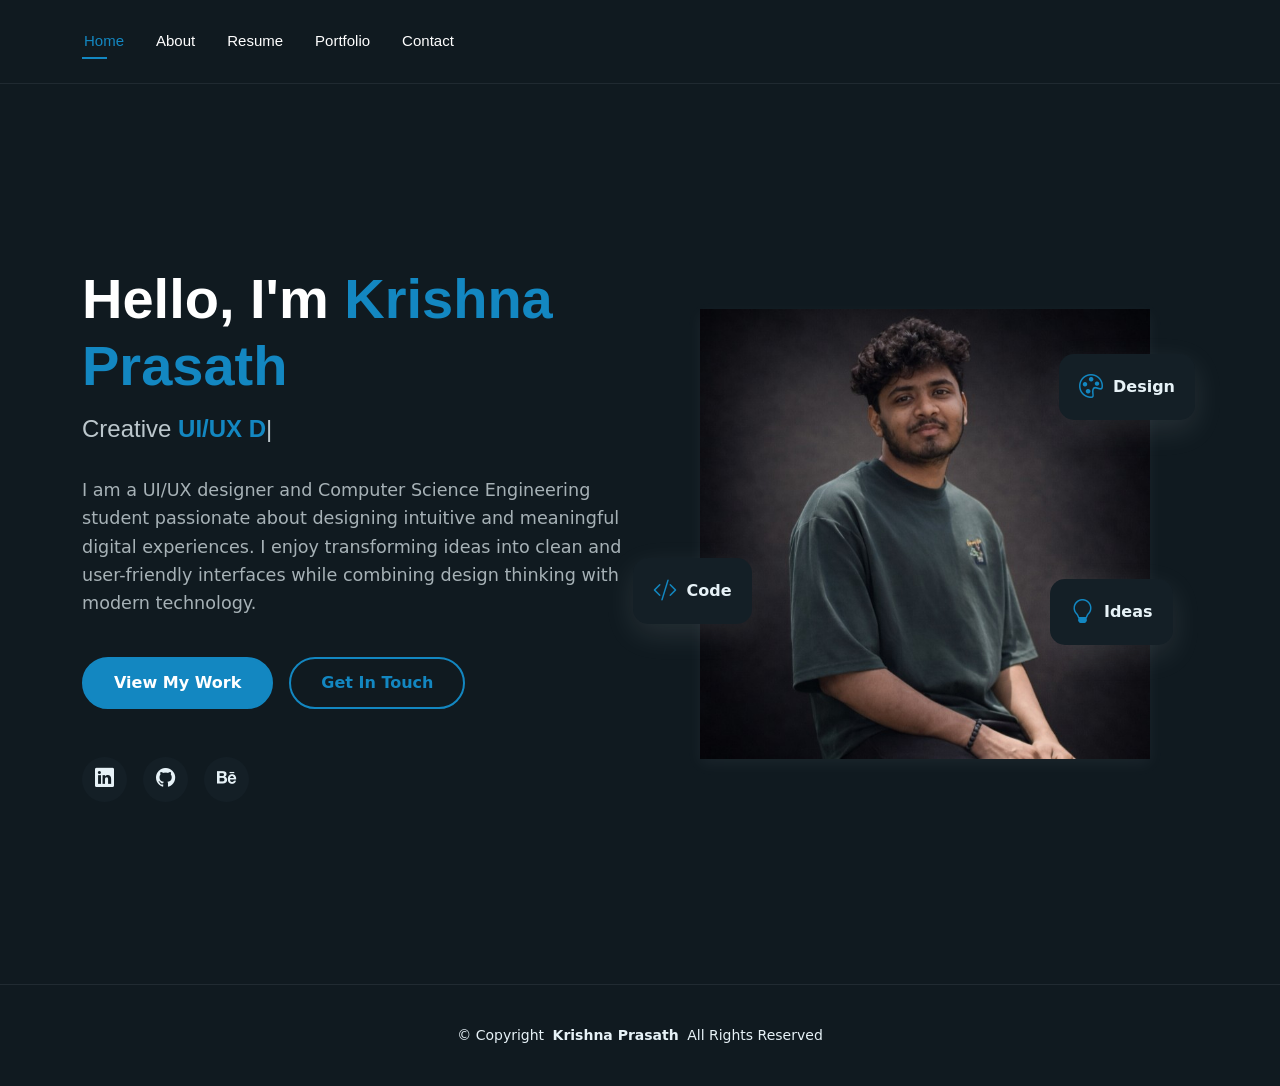
<file: index.html>
<!DOCTYPE html>
<html lang="en">

<head>
  <meta charset="utf-8">
  <meta content="width=device-width, initial-scale=1.0" name="viewport">
  <title>Krishna Prasath | UI/UX Designer</title>
  <meta name="description" content="Krishna Prasath Portfolio - UI/UX Designer and Computer Science Engineer">
  <meta name="keywords" content="UI UX Designer, Portfolio, Krishna Prasath, Web Designer">

  <link href="assets/img/favicon.png" rel="icon">
  <link href="assets/img/apple-touch-icon.png" rel="apple-touch-icon">

  <link href="https://fonts.googleapis.com" rel="preconnect">
  <link href="https://fonts.gstatic.com" rel="preconnect" crossorigin>

  <link href="assets/vendor/bootstrap/css/bootstrap.min.css" rel="stylesheet">
  <link href="assets/vendor/bootstrap-icons/bootstrap-icons.css" rel="stylesheet">
  <link href="assets/vendor/aos/aos.css" rel="stylesheet">
  <link href="assets/vendor/swiper/swiper-bundle.min.css" rel="stylesheet">
  <link href="assets/vendor/glightbox/css/glightbox.min.css" rel="stylesheet">

  <link href="assets/css/main.css" rel="stylesheet">

</head>

<body class="index-page">

<header id="header" class="header d-flex align-items-center light-background sticky-top">

<div class="container position-relative d-flex align-items-center justify-content-between">

<nav id="navmenu" class="navmenu">
<ul>
<li><a href="index.html" class="active">Home</a></li>
<li><a href="about.html">About</a></li>
<li><a href="resume.html">Resume</a></li>
<li><a href="portfolio.html">Portfolio</a></li>
<li><a href="contact.html">Contact</a></li>
</ul>

<i class="mobile-nav-toggle d-xl-none bi bi-list"></i>

</nav>

</div>

</header>

<main class="main">

<section id="hero" class="hero section">

<div class="container" data-aos="fade-up" data-aos-delay="100">

<div class="row gy-4 align-items-center">

<div class="col-lg-6 order-2 order-lg-1">

<div class="hero-content">

<h1 data-aos="fade-up" data-aos-delay="200">

Hello, I'm <span class="highlight">Krishna Prasath</span>

</h1>

<h2 data-aos="fade-up" data-aos-delay="300">

Creative 

<span class="typed"
data-typed-items="UI/UX Designer, Computer Science Engineer, Web Designer, Digital Creator">

</span>

</h2>

<p data-aos="fade-up" data-aos-delay="400">

I am a UI/UX designer and Computer Science Engineering student passionate about designing intuitive and meaningful digital experiences. I enjoy transforming ideas into clean and user-friendly interfaces while combining design thinking with modern technology.

</p>

<div class="hero-actions" data-aos="fade-up" data-aos-delay="500">

<a href="portfolio.html" class="btn btn-primary">

View My Work

</a>

<a href="contact.html" class="btn btn-outline">

Get In Touch

</a>

</div>

<div class="social-links" data-aos="fade-up" data-aos-delay="600">

<a href="https://linkedin.com/in/krishna-prasath-263761264">

<i class="bi bi-linkedin"></i>

</a>

<a href="https://github.com/Krishna-Prasath-7">

<i class="bi bi-github"></i>

</a>

<a href="https://www.behance.net/krishnaprasath14">

<i class="bi bi-behance"></i>

</a>

</div>

</div>

</div>

<div class="col-lg-6 order-1 order-lg-2">

<div class="hero-image" data-aos="zoom-in" data-aos-delay="300">

<div class="image-wrapper">

<img src="assets/img/profile/Image.jpg"
class="img-fluid">

<div class="floating-elements">

<div class="floating-card design"
data-aos="fade-left" data-aos-delay="700">

<i class="bi bi-palette"></i>

<span>Design</span>

</div>

<div class="floating-card code"
data-aos="fade-right" data-aos-delay="800">

<i class="bi bi-code-slash"></i>

<span>Code</span>

</div>

<div class="floating-card creativity"
data-aos="fade-up" data-aos-delay="900">

<i class="bi bi-lightbulb"></i>

<span>Ideas</span>

</div>

</div>

</div>

</div>

</div>

</div>

</div>

</section>

</main>

<footer id="footer" class="footer">

<div class="container">

<div class="copyright text-center">

<p>

© Copyright

<strong class="px-1 sitename">Krishna Prasath</strong>

All Rights Reserved

</p>

</div>

<!-- <div class="social-links d-flex justify-content-center">

<a href="https://linkedin.com/in/krishna-prasath-263761264">

<i class="bi bi-linkedin"></i>

</a>

<a href="#">

<i class="bi bi-instagram"></i>

</a>

</div> -->

</div>

</footer>

<a href="#" id="scroll-top"
class="scroll-top d-flex align-items-center justify-content-center">

<i class="bi bi-arrow-up-short"></i>

</a>

<div id="preloader"></div>

<script src="assets/vendor/bootstrap/js/bootstrap.bundle.min.js"></script>
<script src="assets/vendor/php-email-form/validate.js"></script>
<script src="assets/vendor/aos/aos.js"></script>
<script src="assets/vendor/typed.js/typed.umd.js"></script>
<script src="assets/vendor/waypoints/noframework.waypoints.js"></script>
<script src="assets/vendor/purecounter/purecounter_vanilla.js"></script>
<script src="assets/vendor/swiper/swiper-bundle.min.js"></script>
<script src="assets/vendor/imagesloaded/imagesloaded.pkgd.min.js"></script>
<script src="assets/vendor/isotope-layout/isotope.pkgd.min.js"></script>
<script src="assets/vendor/glightbox/js/glightbox.min.js"></script>

<script src="assets/js/main.js"></script>

</body>

</html>
</file>
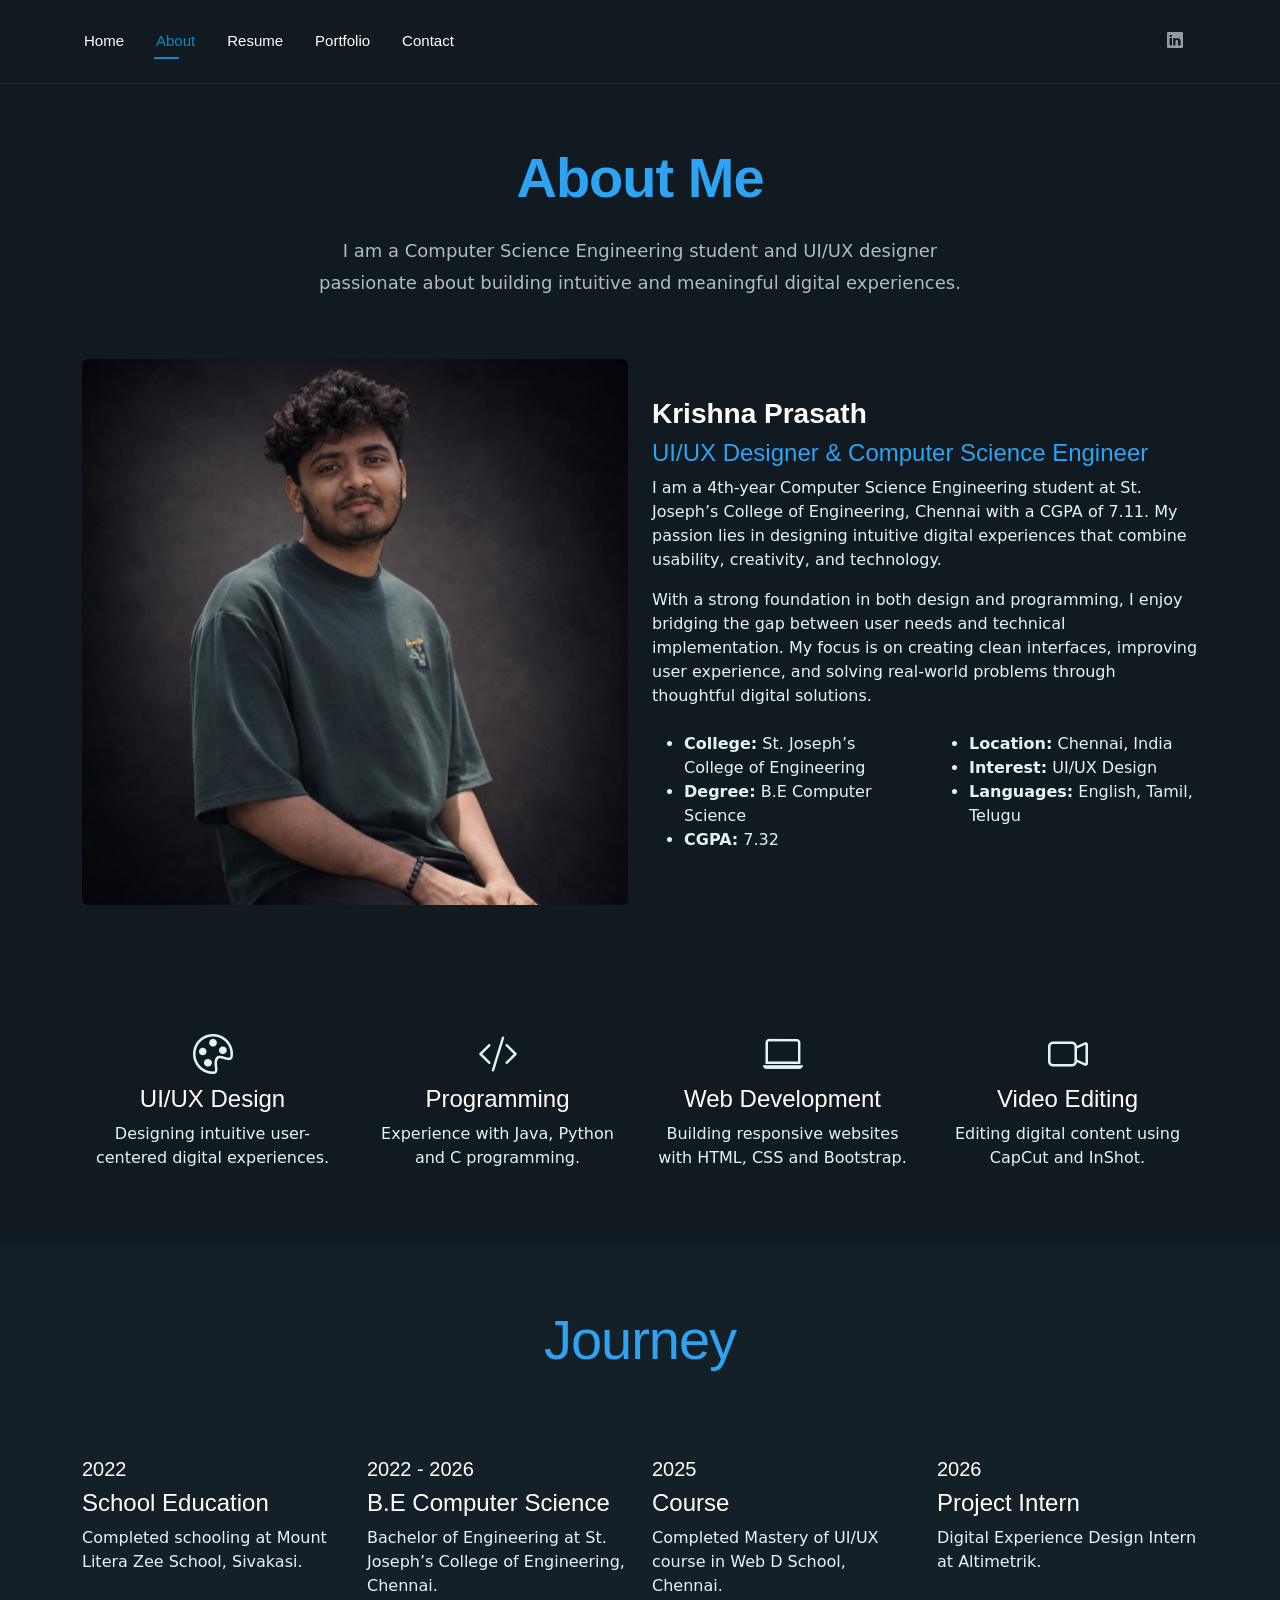
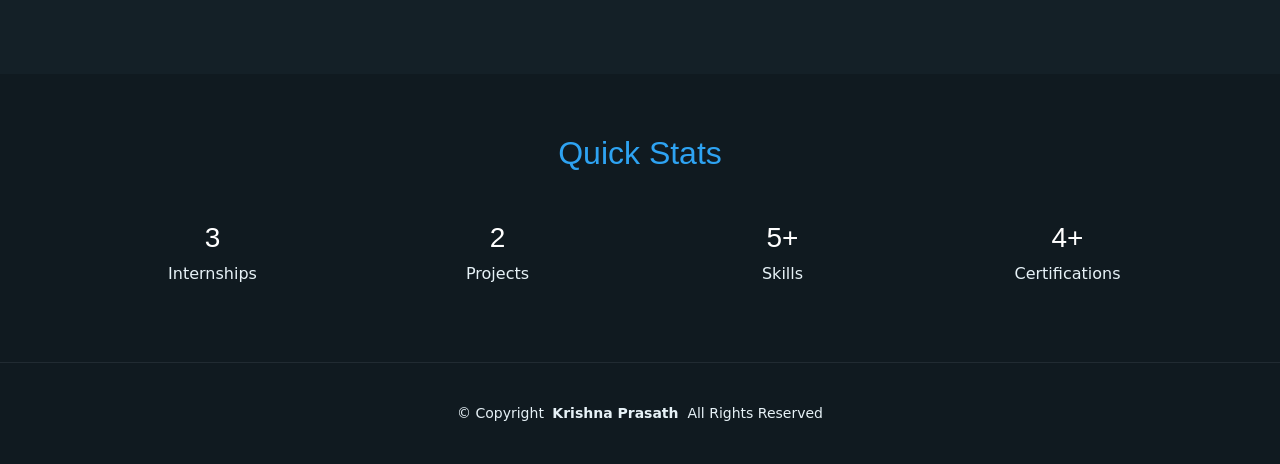
<file: about.html>
<!DOCTYPE html>
<html lang="en">

<head>
<meta charset="utf-8">
<meta content="width=device-width, initial-scale=1.0" name="viewport">

<title>About - Krishna Prasath</title>

<meta name="description" content="About Krishna Prasath UI UX Designer Portfolio">
<meta name="keywords" content="UI UX Designer, Portfolio, Krishna Prasath">

<link href="assets/img/favicon.png" rel="icon">
<link href="assets/img/apple-touch-icon.png" rel="apple-touch-icon">

<link href="https://fonts.googleapis.com" rel="preconnect">
<link href="https://fonts.gstatic.com" rel="preconnect" crossorigin>

<link href="assets/vendor/bootstrap/css/bootstrap.min.css" rel="stylesheet">
<link href="assets/vendor/bootstrap-icons/bootstrap-icons.css" rel="stylesheet">
<link href="assets/vendor/aos/aos.css" rel="stylesheet">
<link href="assets/vendor/swiper/swiper-bundle.min.css" rel="stylesheet">
<link href="assets/vendor/glightbox/css/glightbox.min.css" rel="stylesheet">

<link href="assets/css/main.css" rel="stylesheet">

</head>

<body class="about-page">


<header id="header" class="header d-flex align-items-center light-background sticky-top">

<div class="container position-relative d-flex align-items-center justify-content-between">

<nav id="navmenu" class="navmenu">

<ul>

<li><a href="index.html">Home</a></li>
<li><a href="about.html" class="active">About</a></li>
<li><a href="resume.html">Resume</a></li>
<li><a href="portfolio.html">Portfolio</a></li>
<li><a href="contact.html">Contact</a></li>

</ul>

<i class="mobile-nav-toggle d-xl-none bi bi-list"></i>

</nav>


<div class="header-social-links">

<a href="https://linkedin.com/in/krishna-prasath-263761264">

<i class="bi bi-linkedin"></i>

</a>

</div>

</div>

</header>



<main class="main">


<section id="about" class="about section">


<div class="container section-title" data-aos="fade-up">

<h2 style="color:#2EA3F2";><b>About Me</b></h2>

<p>

I am a Computer Science Engineering student and UI/UX designer passionate about building intuitive and meaningful digital experiences.

</p>

</div>



<div class="container">


<div class="row align-items-center gy-5">


<div class="col-lg-6" data-aos="fade-right">


<img src="assets/img/profile/Image.jpg" class="img-fluid rounded">

</div>


<div class="col-lg-6" data-aos="fade-left">

<h3><b>Krishna Prasath</b></h3>

<h4 style="color:#2EA3F2";>UI/UX Designer & Computer Science Engineer</h4>


<p>

I am a 4th-year Computer Science Engineering student at St. Joseph’s College of Engineering, Chennai with a CGPA of 7.11. My passion lies in designing intuitive digital experiences that combine usability, creativity, and technology.

</p>


<p>

With a strong foundation in both design and programming, I enjoy bridging the gap between user needs and technical implementation. My focus is on creating clean interfaces, improving user experience, and solving real-world problems through thoughtful digital solutions.

</p>


<div class="row mt-4">


<div class="col-md-6">

<ul>

<li><strong>College:</strong> St. Joseph’s College of Engineering</li>
<li><strong>Degree:</strong> B.E Computer Science</li>
<li><strong>CGPA:</strong> 7.32</li>

</ul>

</div>


<div class="col-md-6">

<ul>

<li><strong>Location:</strong> Chennai, India</li>
<li><strong>Interest:</strong> UI/UX Design</li>
<li><strong>Languages:</strong> English, Tamil, Telugu</li>

</ul>

</div>


</div>


</div>


</div>


</div>

</section>



<section class="section">

<div class="container">

<div class="row text-center gy-4">


<div class="col-lg-3 col-md-6" data-aos="zoom-in">

<i class="bi bi-palette fs-1"></i>

<h4>UI/UX Design</h4>

<p>Designing intuitive user-centered digital experiences.</p>

</div>


<div class="col-lg-3 col-md-6" data-aos="zoom-in">

<i class="bi bi-code-slash fs-1"></i>

<h4>Programming</h4>

<p>Experience with Java, Python and C programming.</p>

</div>


<div class="col-lg-3 col-md-6" data-aos="zoom-in">

<i class="bi bi-laptop fs-1"></i>

<h4>Web Development</h4>

<p>Building responsive websites with HTML, CSS and Bootstrap.</p>

</div>


<div class="col-lg-3 col-md-6" data-aos="zoom-in">

<i class="bi bi-camera-video fs-1"></i>

<h4>Video Editing</h4>

<p>Editing digital content using CapCut and InShot.</p>

</div>


</div>

</div>

</section>



<section class="section light-background">

<div class="container">


<div class="container section-title">

<h2 style="color:#2EA3F2";>Journey</h2>

</div>


<div class="row gy-4">


<div class="col-lg-3" data-aos="fade-up">

<h5>2022</h5>

<h4>School Education</h4>

<p>Completed schooling at Mount Litera Zee School, Sivakasi.</p>

</div>


<div class="col-lg-3" data-aos="fade-up">

<h5>2022 - 2026</h5>

<h4>B.E Computer Science</h4>

<p>Bachelor of Engineering at St. Joseph’s College of Engineering, Chennai.</p>

</div>


<div class="col-lg-3" data-aos="fade-up">

<h5>2025</h5>

<h4>Course</h4>

<p>Completed Mastery of UI/UX course in Web D School, Chennai.</p>

</div>


<div class="col-lg-3" data-aos="fade-up">

<h5>2026</h5>

<h4>Project Intern</h4>

<p>Digital Experience Design Intern at Altimetrik.</p>

</div>


</div>


</div>

</section>



<section class="section">

<div class="container text-center">


<h2  style="color:#2EA3F2";data-aos="fade-up">Quick Stats</h2>


<div class="row gy-4 mt-4">


<div class="col-lg-3 col-md-6">

<h3>3</h3>

<p>Internships</p>

</div>


<div class="col-lg-3 col-md-6">

<h3>2</h3>

<p>Projects</p>

</div>


<div class="col-lg-3 col-md-6">

<h3>5+</h3>

<p>Skills</p>

</div>


<div class="col-lg-3 col-md-6">

<h3>4+</h3>

<p>Certifications</p>

</div>


</div>


</div>

</section>



</main>



<footer id="footer" class="footer">


<div class="container">


<div class="copyright text-center">


<p>

© Copyright

<strong class="px-1 sitename">

Krishna Prasath

</strong>

All Rights Reserved

</p>


</div>


</div>


</footer>



<a href="#" id="scroll-top" class="scroll-top d-flex align-items-center justify-content-center">

<i class="bi bi-arrow-up-short"></i>

</a>



<div id="preloader"></div>



<script src="assets/vendor/bootstrap/js/bootstrap.bundle.min.js"></script>

<script src="assets/vendor/aos/aos.js"></script>

<script src="assets/js/main.js"></script>


<script>

AOS.init();

</script>


</body>
</html>
</file>
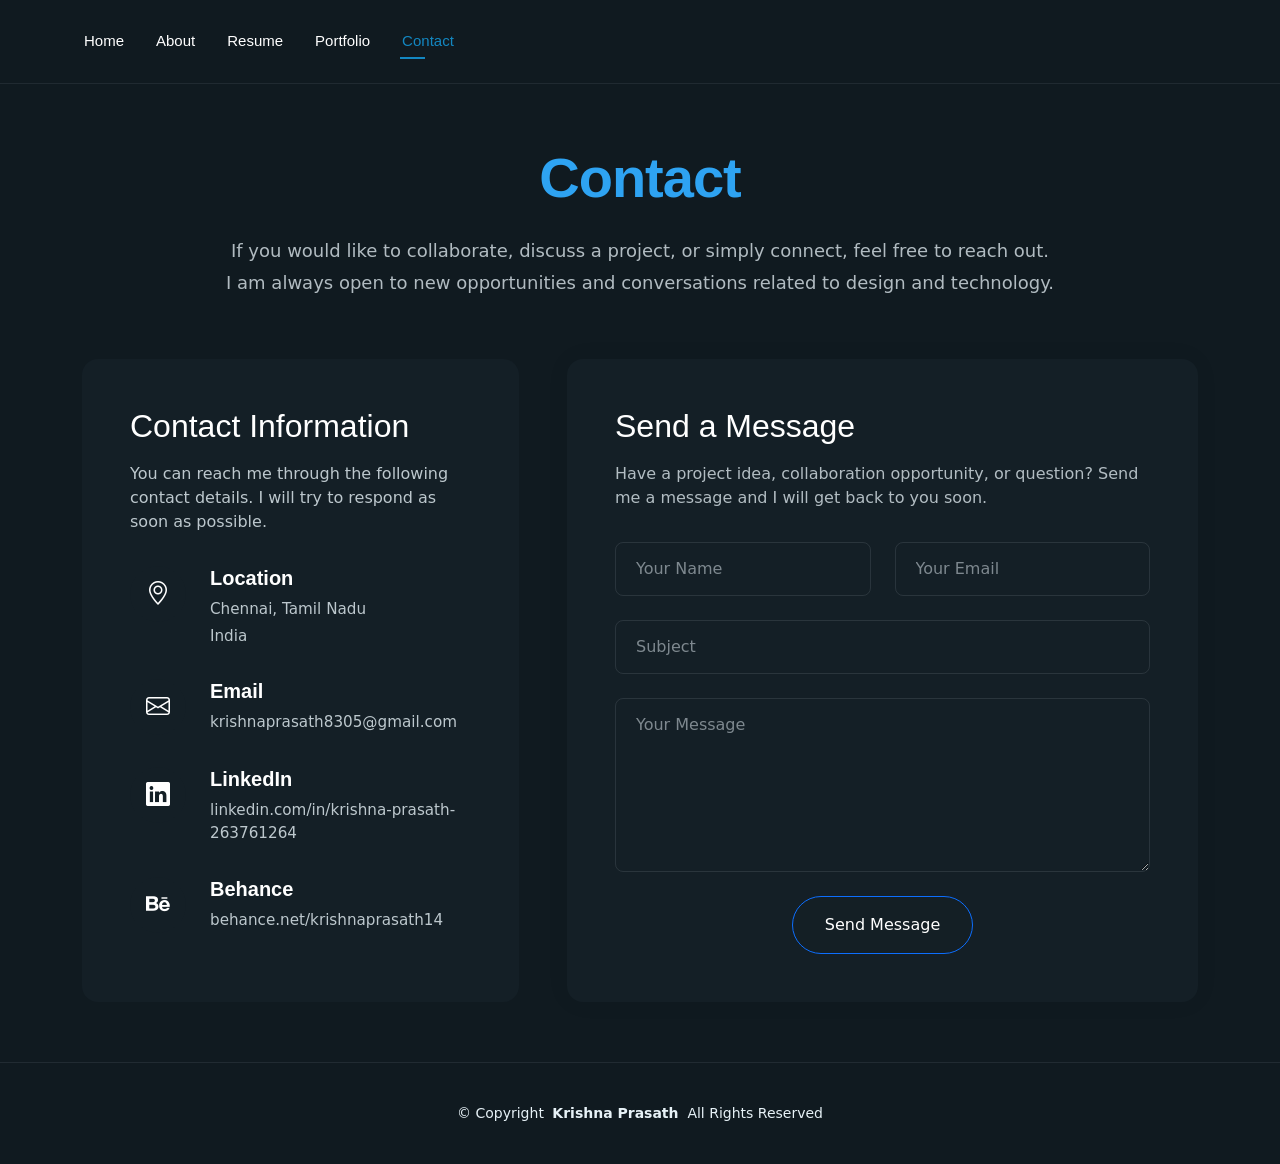
<file: contact.html>
<!DOCTYPE html>
<html lang="en">

<head>
<meta charset="utf-8">
<meta content="width=device-width, initial-scale=1.0" name="viewport">

<title>Contact - Krishna Prasath</title>

<meta name="description" content="Contact Krishna Prasath - UI/UX Designer and Computer Science Engineer">
<meta name="keywords" content="Krishna Prasath Contact, UI UX Designer Chennai">

<link href="assets/img/favicon.png" rel="icon">
<link href="assets/img/apple-touch-icon.png" rel="apple-touch-icon">

<link href="assets/vendor/bootstrap/css/bootstrap.min.css" rel="stylesheet">
<link href="assets/vendor/bootstrap-icons/bootstrap-icons.css" rel="stylesheet">
<link href="assets/vendor/aos/aos.css" rel="stylesheet">
<link href="assets/vendor/swiper/swiper-bundle.min.css" rel="stylesheet">
<link href="assets/vendor/glightbox/css/glightbox.min.css" rel="stylesheet">

<link href="assets/css/main.css" rel="stylesheet">

</head>

<body class="contact-page">

<header id="header" class="header d-flex align-items-center light-background sticky-top">

<div class="container position-relative d-flex align-items-center justify-content-between">

<nav id="navmenu" class="navmenu">

<ul>

<li><a href="index.html">Home</a></li>

<li><a href="about.html">About</a></li>

<li><a href="resume.html">Resume</a></li>

<li><a href="portfolio.html">Portfolio</a></li>

<li><a href="contact.html" class="active">Contact</a></li>

</ul>

<i class="mobile-nav-toggle d-xl-none bi bi-list"></i>

</nav>

</div>

</header>


<main class="main">

<section id="contact" class="contact section">

<div class="container section-title">

<h2 style="color:#2EA3F2";><b>Contact</b></h2>

<p>
If you would like to collaborate, discuss a project, or simply connect, feel free to reach out. I am always open to new opportunities and conversations related to design and technology.
</p>

</div>


<div class="container">

<div class="row g-4 g-lg-5">


<div class="col-lg-5">

<div class="info-box">

<h3>Contact Information</h3>

<p>
You can reach me through the following contact details. I will try to respond as soon as possible.
</p>


<div class="info-item">

<div class="icon-box">

<i class="bi bi-geo-alt"></i>

</div>

<div class="content">

<h4>Location</h4>

<p>Chennai, Tamil Nadu</p>

<p>India</p>

</div>

</div>


<div class="info-item">

<div class="icon-box">

<i class="bi bi-envelope"></i>

</div>

<div class="content">

<h4>Email</h4>

<p>krishnaprasath8305@gmail.com</p>

</div>

</div>


<div class="info-item">

<div class="icon-box">

<i class="bi bi-linkedin"></i>

</div>

<div class="content">

<h4>LinkedIn</h4>

<p>
linkedin.com/in/krishna-prasath-263761264
</p>

</div>

</div>

<div class="info-item">

<div class="icon-box">

<i class="bi bi-behance"></i>

</div>

<div class="content">

<h4>Behance</h4>

<p>
behance.net/krishnaprasath14
</p>

</div>

</div>


</div>

</div>



<div class="col-lg-7">

<div class="contact-form">

<h3>Send a Message</h3>

<p>
Have a project idea, collaboration opportunity, or question? Send me a message and I will get back to you soon.
</p>


<form action="forms/contact.php" method="post" class="php-email-form">

<div class="row gy-4">


<div class="col-md-6">

<input type="text"
name="name"
class="form-control"
placeholder="Your Name"
required>

</div>


<div class="col-md-6">

<input type="email"
class="form-control"
name="email"
placeholder="Your Email"
required>

</div>


<div class="col-12">

<input type="text"
class="form-control"
name="subject"
placeholder="Subject"
required>

</div>


<div class="col-12">

<textarea class="form-control"
name="message"
rows="6"
placeholder="Your Message"
required></textarea>

</div>


<div class="col-12 text-center">

<div class="loading">Loading</div>

<div class="error-message"></div>

<div class="sent-message">
Your message has been sent successfully.
</div>

<button type="submit" class="btn btn-primary">

Send Message

</button>

</div>


</div>

</form>

</div>

</div>


</div>

</div>

</section>

</main>


<footer id="footer" class="footer">

<div class="container">

<div class="copyright text-center">

<p>

© Copyright

<strong class="px-1 sitename">

Krishna Prasath

</strong>

All Rights Reserved

</p>

</div>

</div>

</footer>


<a href="#" id="scroll-top"
class="scroll-top d-flex align-items-center justify-content-center">

<i class="bi bi-arrow-up-short"></i>

</a>


<div id="preloader"></div>


<script src="assets/vendor/bootstrap/js/bootstrap.bundle.min.js"></script>
<script src="assets/vendor/php-email-form/validate.js"></script>
<script src="assets/vendor/aos/aos.js"></script>
<script src="assets/vendor/typed.js/typed.umd.js"></script>
<script src="assets/vendor/waypoints/noframework.waypoints.js"></script>
<script src="assets/vendor/purecounter/purecounter_vanilla.js"></script>
<script src="assets/vendor/swiper/swiper-bundle.min.js"></script>
<script src="assets/vendor/imagesloaded/imagesloaded.pkgd.min.js"></script>
<script src="assets/vendor/isotope-layout/isotope.pkgd.min.js"></script>
<script src="assets/vendor/glightbox/js/glightbox.min.js"></script>

<script src="assets/js/main.js"></script>

</body>

</html>
</file>
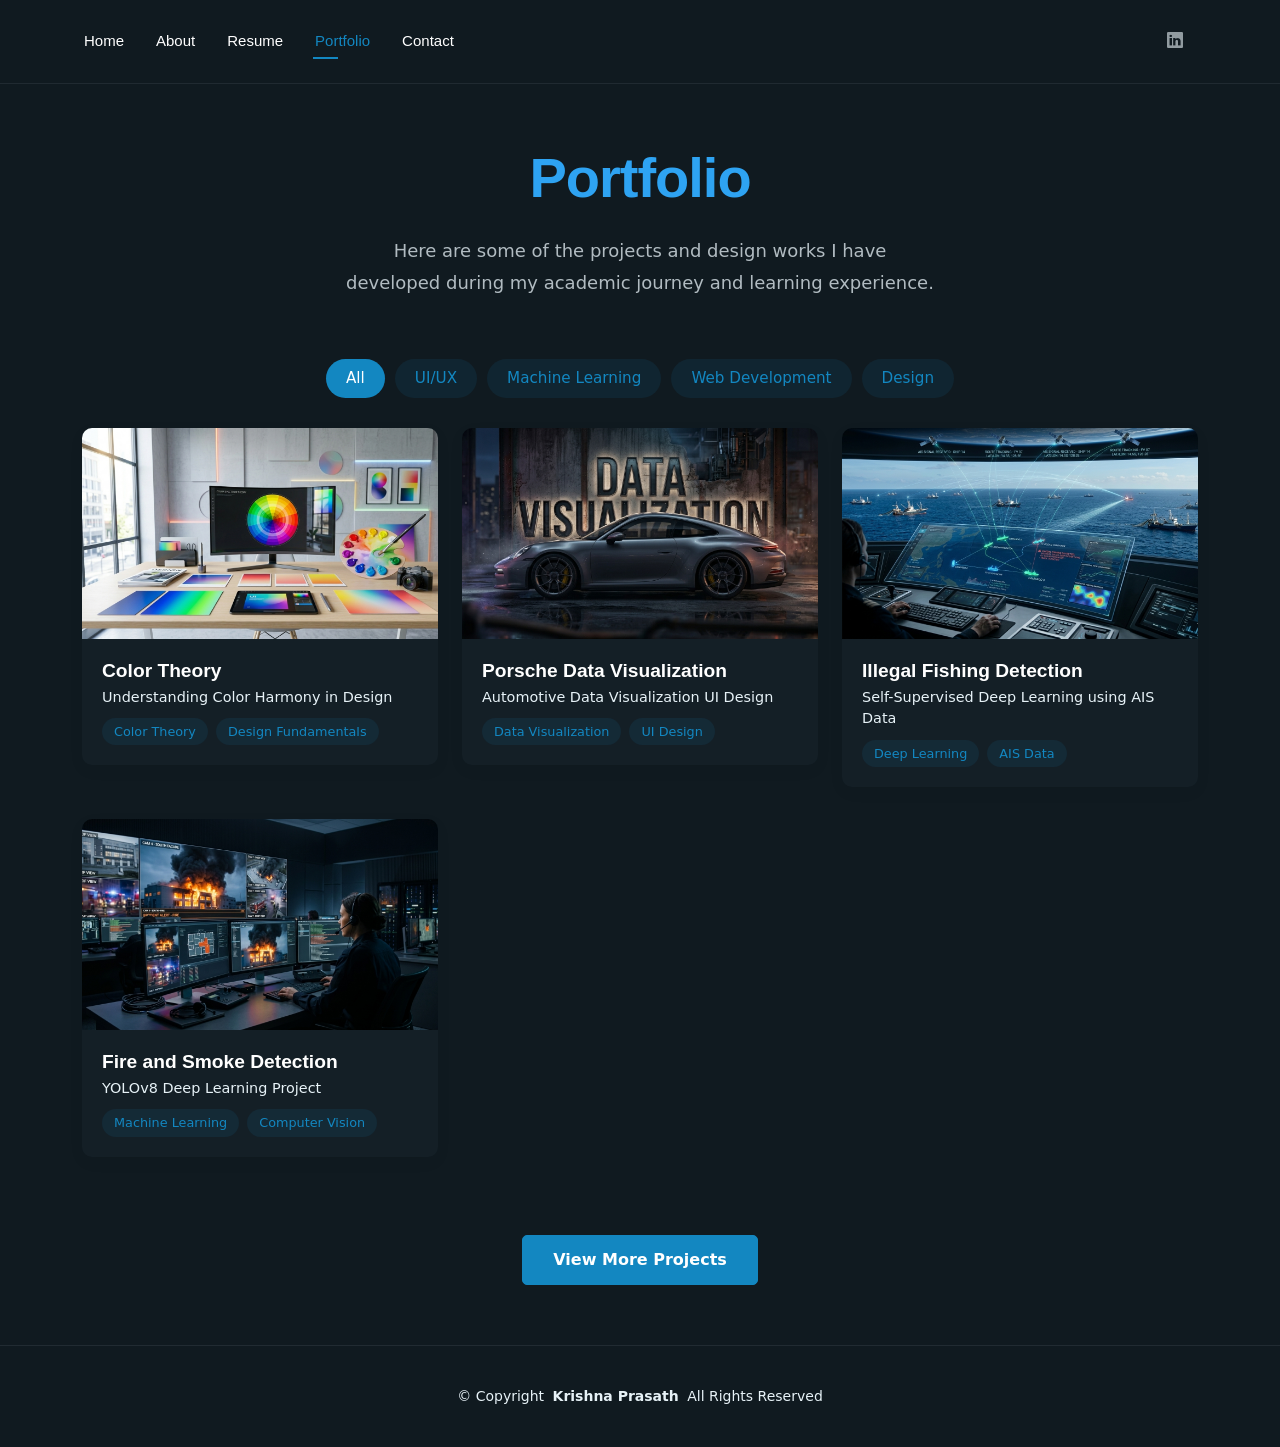
<file: portfolio.html>
<!DOCTYPE html>
<html lang="en">

<head>
  <meta charset="utf-8">
  <meta content="width=device-width, initial-scale=1.0" name="viewport">
  <title>Portfolio - Krishna Prasath</title>
  <meta name="description" content="Krishna Prasath Portfolio Projects">
  <meta name="keywords" content="UI UX Designer, Portfolio, Krishna Prasath">

  <!-- Favicons -->
  <link href="assets/img/favicon.png" rel="icon">
  <link href="assets/img/apple-touch-icon.png" rel="apple-touch-icon">

  <!-- Fonts -->
  <link href="https://fonts.googleapis.com" rel="preconnect">
  <link href="https://fonts.gstatic.com" rel="preconnect" crossorigin>

  <!-- Vendor CSS Files -->
  <link href="assets/vendor/bootstrap/css/bootstrap.min.css" rel="stylesheet">
  <link href="assets/vendor/bootstrap-icons/bootstrap-icons.css" rel="stylesheet">
  <link href="assets/vendor/aos/aos.css" rel="stylesheet">
  <link href="assets/vendor/swiper/swiper-bundle.min.css" rel="stylesheet">
  <link href="assets/vendor/glightbox/css/glightbox.min.css" rel="stylesheet">

  <!-- Main CSS -->
  <link href="assets/css/main.css" rel="stylesheet">

</head>

<body class="portfolio-page">

<header id="header" class="header d-flex align-items-center light-background sticky-top">

<div class="container position-relative d-flex align-items-center justify-content-between">

<nav id="navmenu" class="navmenu">
<ul>
<li><a href="index.html">Home</a></li>
<li><a href="about.html">About</a></li>
<li><a href="resume.html">Resume</a></li>

<li><a href="portfolio.html" class="active">Portfolio</a></li>
<li><a href="contact.html">Contact</a></li>
</ul>

<i class="mobile-nav-toggle d-xl-none bi bi-list"></i>

</nav>

<div class="header-social-links">

<a href="https://linkedin.com/in/krishna-prasath-263761264">
<i class="bi bi-linkedin"></i>
</a>

</div>

</div>

</header>


<main class="main">

<section id="portfolio" class="portfolio section">

<div class="container section-title" data-aos="fade-up">

<h2 style="color:#2EA3F2";><b>Portfolio</b></h2>

<p>
Here are some of the projects and design works I have developed during my academic journey and learning experience.
</p>

</div>


<div class="container" data-aos="fade-up" data-aos-delay="100">

<div class="isotope-layout"
data-default-filter="*"
data-layout="masonry"
data-sort="original-order">

<ul class="portfolio-filters isotope-filters"
data-aos="fade-up"
data-aos-delay="200">

<li data-filter="*" class="filter-active">All</li>

<li data-filter=".filter-uiux">UI/UX</li>

<li data-filter=".filter-ml">Machine Learning</li>

<li data-filter=".filter-web">Web Development</li>

<li data-filter=".filter-design">Design</li>

</ul>


<div class="row gy-4 isotope-container"
data-aos="fade-up"
data-aos-delay="300">

<div class="col-lg-4 col-md-6 portfolio-item isotope-item filter-design">

<div class="portfolio-card">

<div class="portfolio-img">

<img src="assets\img\portfolio\Color theory.png"
class="img-fluid">

<div class="portfolio-overlay">

<a href="https://www.behance.net/gallery/211977295/Color-Theory" target="_blank">
<i class="bi bi-behance"></i>
</a>

</div>

</div>

<div class="portfolio-info">

<h4>Color Theory</h4>

<p>Understanding Color Harmony in Design</p>

<div class="portfolio-tags">

<span>Color Theory</span>

<span>Design Fundamentals</span>

</div>

</div>

</div>

</div>


<div class="col-lg-4 col-md-6 portfolio-item isotope-item filter-uiux">

<div class="portfolio-card">

<div class="portfolio-img">

<img src="assets/img/portfolio/Data Visualization.png"
class="img-fluid">

<div class="portfolio-overlay">

<a href="https://www.behance.net/gallery/214677273/Data-Visualization" target="_blank">

<i class="bi bi-behance"></i>

</a>

</div>

</div>

<div class="portfolio-info">

<h4>Porsche Data Visualization</h4>

<p>Automotive Data Visualization UI Design</p>

<div class="portfolio-tags">

<span>Data Visualization</span>

<span>UI Design</span>

</div>

</div>

</div>

</div>


<div class="col-lg-4 col-md-6 portfolio-item isotope-item filter-ml">

<div class="portfolio-card">

<div class="portfolio-img">

<img src="assets/img/portfolio/Illegal fishing.png"
class="img-fluid">

<div class="portfolio-overlay">

<a href="https://github.com/Krishna-Prasath-7"
target="_blank">

<i class="bi bi-github"></i>

</a>

</div>

</div>

<div class="portfolio-info">

<h4>Illegal Fishing Detection</h4>

<p>Self-Supervised Deep Learning using AIS Data</p>

<div class="portfolio-tags">

<span>Deep Learning</span>

<span>AIS Data</span>

</div>

</div>

</div>

</div>

<div class="col-lg-4 col-md-6 portfolio-item isotope-item filter-ml">

<div class="portfolio-card">

<div class="portfolio-img">

<img src="assets\img\portfolio\Fire detection.png"
class="img-fluid">

<div class="portfolio-overlay">

<a href="https://github.com/Krishna-Prasath-7" target="_blank">
<i class="bi bi-github"></i>
</a>

</div>

</div>

<div class="portfolio-info">

<h4>Fire and Smoke Detection</h4>

<p>YOLOv8 Deep Learning Project</p>

<div class="portfolio-tags">

<span>Machine Learning</span>

<span>Computer Vision</span>

</div>

</div>

</div>

</div>


<!--
<div class="col-lg-4 col-md-6 portfolio-item isotope-item filter-web">

<div class="portfolio-card">

<div class="portfolio-img">

<img src="assets/img/portfolio/portfolio-3.webp"
class="img-fluid">

<div class="portfolio-overlay">

<a href="assets/img/portfolio/portfolio-3.webp"
class="glightbox portfolio-lightbox">

<i class="bi bi-plus"></i>

</a>

</div>

</div>

<div class="portfolio-info">

<h4>Responsive Website</h4>

<p>Frontend Web Development</p>

<div class="portfolio-tags">

<span>HTML</span>

<span>CSS</span>

<span>Bootstrap</span>

</div>

</div>

</div>

</div>
-->





</div>

</div>


<div class="text-center mt-5">

<a href="https://www.behance.net/krishnaprasath14" class="btn btn-primary">

View More Projects

</a>

</div>


</div>

</section>

</main>


<footer id="footer" class="footer">

<div class="container">

<div class="copyright text-center">

<p>

© Copyright

<strong class="px-1 sitename">Krishna Prasath</strong>

All Rights Reserved

</p>

</div>



</div>

</footer>


<a href="#" id="scroll-top"
class="scroll-top d-flex align-items-center justify-content-center">

<i class="bi bi-arrow-up-short"></i>

</a>

<div id="preloader"></div>


<script src="assets/vendor/bootstrap/js/bootstrap.bundle.min.js"></script>
<script src="assets/vendor/php-email-form/validate.js"></script>
<script src="assets/vendor/aos/aos.js"></script>
<script src="assets/vendor/typed.js/typed.umd.js"></script>
<script src="assets/vendor/waypoints/noframework.waypoints.js"></script>
<script src="assets/vendor/purecounter/purecounter_vanilla.js"></script>
<script src="assets/vendor/swiper/swiper-bundle.min.js"></script>
<script src="assets/vendor/imagesloaded/imagesloaded.pkgd.min.js"></script>
<script src="assets/vendor/isotope-layout/isotope.pkgd.min.js"></script>
<script src="assets/vendor/glightbox/js/glightbox.min.js"></script>

<script src="assets/js/main.js"></script>

</body>
</html>
</file>
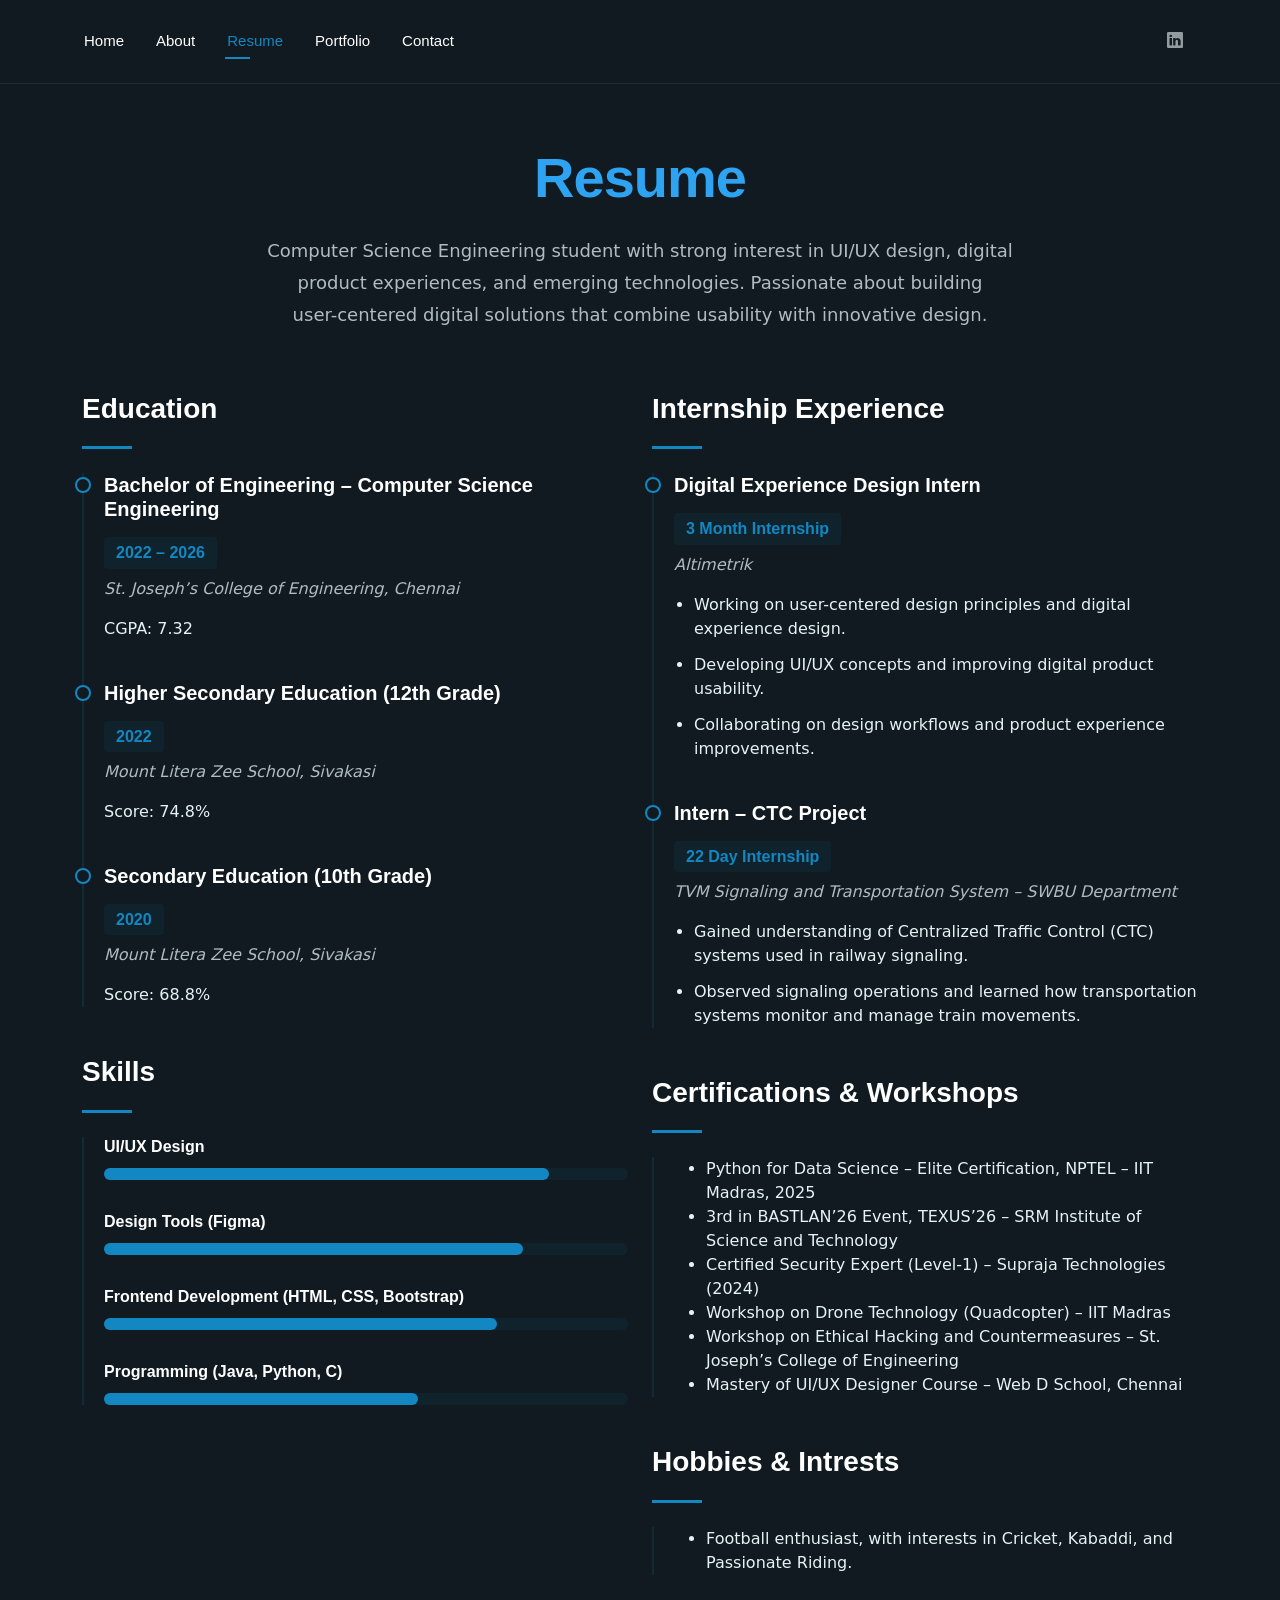
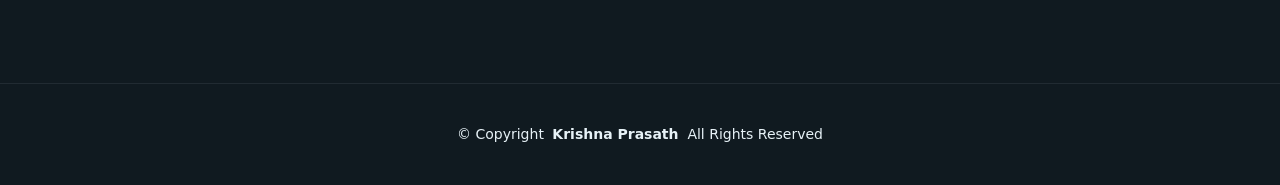
<file: resume.html>
<!DOCTYPE html>
<html lang="en">

<head>
<meta charset="utf-8">
<meta content="width=device-width, initial-scale=1.0" name="viewport">

<title>Resume - Krishna Prasath</title>

<meta name="description" content="Resume of Krishna Prasath - UI/UX Designer and Computer Science Engineering Student">
<meta name="keywords" content="Krishna Prasath Resume, UI UX Designer, Computer Science Engineer">

<link href="assets/img/favicon.png" rel="icon">
<link href="assets/img/apple-touch-icon.png" rel="apple-touch-icon">

<link href="assets/vendor/bootstrap/css/bootstrap.min.css" rel="stylesheet">
<link href="assets/vendor/bootstrap-icons/bootstrap-icons.css" rel="stylesheet">
<link href="assets/vendor/aos/aos.css" rel="stylesheet">
<link href="assets/vendor/swiper/swiper-bundle.min.css" rel="stylesheet">
<link href="assets/vendor/glightbox/css/glightbox.min.css" rel="stylesheet">

<link href="assets/css/main.css" rel="stylesheet">

</head>

<body class="resume-page">

<header id="header" class="header d-flex align-items-center light-background sticky-top">

<div class="container position-relative d-flex align-items-center justify-content-between">

<nav id="navmenu" class="navmenu">

<ul>

<li><a href="index.html">Home</a></li>

<li><a href="about.html">About</a></li>

<li><a href="resume.html" class="active">Resume</a></li>

<li><a href="portfolio.html">Portfolio</a></li>

<li><a href="contact.html">Contact</a></li>

</ul>

<i class="mobile-nav-toggle d-xl-none bi bi-list"></i>

</nav>

<div class="header-social-links">

<a href="https://linkedin.com/in/krishna-prasath-263761264">
<i class="bi bi-linkedin"></i>
</a>

</div>

</div>

</header>


<main class="main">

<section id="resume" class="resume section">


<div class="container section-title">

<h2 style="color:#2EA3F2";><b>Resume</b></h2>

<p>
Computer Science Engineering student with strong interest in UI/UX design, digital product experiences, and emerging technologies. Passionate about building user-centered digital solutions that combine usability with innovative design.
</p>

</div>


<div class="container">


<div class="row">


<div class="col-lg-6">


<div class="resume-item">

<h3 class="resume-title">Education</h3>

<div class="resume-content">

<article class="education-item">

<h4>Bachelor of Engineering – Computer Science Engineering</h4>

<h5>2022 – 2026</h5>

<p class="institution"><em>St. Joseph’s College of Engineering, Chennai</em></p>

<p>CGPA: 7.32</p>

</article>


<article class="education-item">

<h4>Higher Secondary Education (12th Grade)</h4>

<h5>2022</h5>

<p class="institution"><em>Mount Litera Zee School, Sivakasi</em></p>

<p>Score: 74.8%</p>

</article>


<article class="education-item">

<h4>Secondary Education (10th Grade)</h4>

<h5>2020</h5>

<p class="institution"><em>Mount Litera Zee School, Sivakasi</em></p>

<p>Score: 68.8%</p>

</article>

</div>

</div>


<div class="resume-item skills-animation">

<h3 class="resume-title">Skills</h3>

<div class="resume-content">

<div class="skill-item">

<h4>UI/UX Design</h4>

<div class="progress">

<div class="progress-bar"
role="progressbar"
aria-valuenow="85"
aria-valuemin="0"
aria-valuemax="100"></div>

</div>

</div>

<div class="skill-item">

<h4>Design Tools (Figma)</h4>

<div class="progress">

<div class="progress-bar"
role="progressbar"
aria-valuenow="80"
aria-valuemin="0"
aria-valuemax="100"></div>

</div>

</div>


<div class="skill-item">

<h4>Frontend Development (HTML, CSS, Bootstrap)</h4>

<div class="progress">

<div class="progress-bar"
role="progressbar"
aria-valuenow="75"
aria-valuemin="0"
aria-valuemax="100"></div>

</div>

</div>


<div class="skill-item">

<h4>Programming (Java, Python, C)</h4>

<div class="progress">

<div class="progress-bar"
role="progressbar"
aria-valuenow="60"
aria-valuemin="0"
aria-valuemax="100"></div>

</div>

</div>

</div>

</div>

</div>



<div class="col-lg-6">


<div class="resume-item">

<h3 class="resume-title">Internship Experience</h3>

<div class="resume-content">


<article class="experience-item">

<h4>Digital Experience Design Intern</h4>

<h5>3 Month Internship</h5>

<p class="company"><em>Altimetrik</em></p>

<ul>

<li>Working on user-centered design principles and digital experience design.</li>

<li>Developing UI/UX concepts and improving digital product usability.</li>

<li>Collaborating on design workflows and product experience improvements.</li>

</ul>

</article>


<!-- <article class="experience-item">

<h4>Software Development Intern</h4>

<h5>15 Day Internship</h5>

<p class="company"><em>DS Solution Tech Private Limited</em></p>

<ul>

<li>Gained hands-on exposure to software development processes.</li>

<li>Worked with development tools and basic UI/UX design concepts.</li>

</ul>

</article> -->

<article class="experience-item">

<h4>Intern – CTC Project</h4>

<h5>22 Day Internship</h5>

<p class="company"><em>TVM Signaling and Transportation System – SWBU Department</em></p>

<ul>

<li>Gained understanding of Centralized Traffic Control (CTC) systems used in railway signaling.</li>

<li>Observed signaling operations and learned how transportation systems monitor and manage train movements.</li>



</ul>

</article>

</div>

</div>

<div class="resume-item">

<h3 class="resume-title">Certifications & Workshops</h3>

<div class="resume-content">

<ul>

<li>Python for Data Science – Elite Certification, NPTEL – IIT Madras, 2025</li>

<li>3rd in BASTLAN’26 Event, TEXUS’26 – SRM Institute of Science and Technology</li>

<li>Certified Security Expert (Level-1) – Supraja Technologies (2024)</li>

<li>Workshop on Drone Technology (Quadcopter) – IIT Madras</li>

<li>Workshop on Ethical Hacking and Countermeasures – St. Joseph’s College of Engineering</li>

<li>Mastery of UI/UX Designer Course – Web D School, Chennai</li>

</ul>

</div>

</div>


<div class="resume-item">

<h3 class="resume-title">Hobbies & Intrests</h3>

<div class="resume-content">

<ul>

<li>Football enthusiast, with interests in Cricket, Kabaddi, and Passionate Riding.</li>

</ul>

</div>

</div>

</div>


</div>

</div>

</section>

</main>


<footer id="footer" class="footer">

<div class="container">

<div class="copyright text-center">

<p>

© Copyright

<strong class="px-1 sitename">

Krishna Prasath

</strong>

All Rights Reserved

</p>

</div>



</div>

</footer>


<a href="#" id="scroll-top"
class="scroll-top d-flex align-items-center justify-content-center">

<i class="bi bi-arrow-up-short"></i>

</a>

<div id="preloader"></div>

<script src="assets/vendor/bootstrap/js/bootstrap.bundle.min.js"></script>
<script src="assets/vendor/php-email-form/validate.js"></script>
<script src="assets/vendor/aos/aos.js"></script>
<script src="assets/vendor/typed.js/typed.umd.js"></script>
<script src="assets/vendor/waypoints/noframework.waypoints.js"></script>
<script src="assets/vendor/purecounter/purecounter_vanilla.js"></script>
<script src="assets/vendor/swiper/swiper-bundle.min.js"></script>
<script src="assets/vendor/imagesloaded/imagesloaded.pkgd.min.js"></script>
<script src="assets/vendor/isotope-layout/isotope.pkgd.min.js"></script>
<script src="assets/vendor/glightbox/js/glightbox.min.js"></script>

<script src="assets/js/main.js"></script>

</body>

</html>
</file>
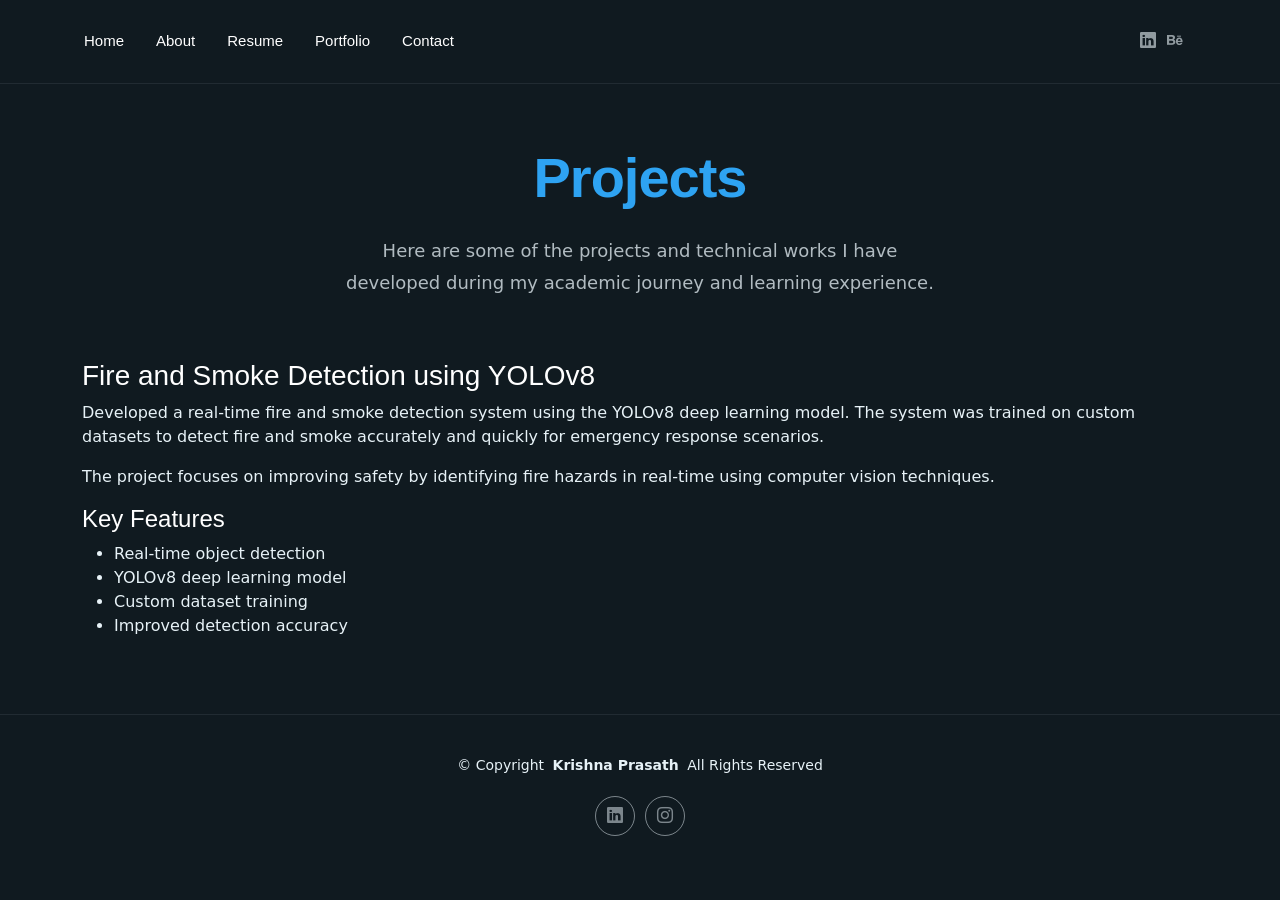
<file: starter-page.html>
<!DOCTYPE html>
<html lang="en">

<head>
  <meta charset="utf-8">
  <meta content="width=device-width, initial-scale=1.0" name="viewport">
  <title>Projects - Krishna Prasath</title>
  <meta name="description" content="Krishna Prasath Portfolio Projects">
  <meta name="keywords" content="UI UX Designer, Portfolio, Krishna Prasath">

  <!-- Favicons -->
  <link href="assets/img/favicon.png" rel="icon">
  <link href="assets/img/apple-touch-icon.png" rel="apple-touch-icon">

  <!-- Fonts -->
  <link href="https://fonts.googleapis.com" rel="preconnect">
  <link href="https://fonts.gstatic.com" rel="preconnect" crossorigin>

  <!-- Vendor CSS Files -->
  <link href="assets/vendor/bootstrap/css/bootstrap.min.css" rel="stylesheet">
  <link href="assets/vendor/bootstrap-icons/bootstrap-icons.css" rel="stylesheet">
  <link href="assets/vendor/aos/aos.css" rel="stylesheet">
  <link href="assets/vendor/swiper/swiper-bundle.min.css" rel="stylesheet">
  <link href="assets/vendor/glightbox/css/glightbox.min.css" rel="stylesheet">

  <!-- Main CSS File -->
  <link href="assets/css/main.css" rel="stylesheet">

</head>

<body class="starter-page-page">

<header id="header" class="header d-flex align-items-center light-background sticky-top">

<div class="container position-relative d-flex align-items-center justify-content-between">

<nav id="navmenu" class="navmenu">
<ul>
<li><a href="index.html">Home</a></li>
<li><a href="about.html">About</a></li>
<li><a href="resume.html">Resume</a></li>
<li><a href="portfolio.html">Portfolio</a></li>
<li><a href="contact.html">Contact</a></li>
</ul>

<i class="mobile-nav-toggle d-xl-none bi bi-list"></i>

</nav>

<div class="header-social-links">

<a href="https://linkedin.com/in/krishna-prasath-263761264" class="linkedin">
<i class="bi bi-linkedin"></i>
</a>

<a href="https://www.behance.net/krishnaprasath14">
<i class="bi bi-behance"></i>
</a>

</div>

</div>

</header>

<main class="main">

<section id="starter-section" class="starter-section section">

<div class="container section-title" data-aos="fade-up">

<h2 style="color:#2EA3F2";><b>Projects</b></h2>

<p>
Here are some of the projects and technical works I have developed during my academic journey and learning experience.
</p>

</div>

<div class="container" data-aos="fade-up">

<h3>Fire and Smoke Detection using YOLOv8</h3>

<p>
Developed a real-time fire and smoke detection system using the YOLOv8 deep learning model. The system was trained on custom datasets to detect fire and smoke accurately and quickly for emergency response scenarios.
</p>

<p>
The project focuses on improving safety by identifying fire hazards in real-time using computer vision techniques.
</p>

<h4>Key Features</h4>

<ul>
<li>Real-time object detection</li>
<li>YOLOv8 deep learning model</li>
<li>Custom dataset training</li>
<li>Improved detection accuracy</li>
</ul>

</div>

</section>

</main>

<footer id="footer" class="footer">

<div class="container">

<div class="copyright text-center">

<p>
© Copyright
<strong class="px-1 sitename">Krishna Prasath</strong>
All Rights Reserved
</p>

</div>

<div class="social-links d-flex justify-content-center">

<a href="https://linkedin.com/in/krishna-prasath-263761264">
<i class="bi bi-linkedin"></i>
</a>

<a href="#">
<i class="bi bi-instagram"></i>
</a>

</div>

</div>

</footer>

<a href="#" id="scroll-top" class="scroll-top d-flex align-items-center justify-content-center">
<i class="bi bi-arrow-up-short"></i>
</a>

<div id="preloader"></div>

<script src="assets/vendor/bootstrap/js/bootstrap.bundle.min.js"></script>
<script src="assets/vendor/php-email-form/validate.js"></script>
<script src="assets/vendor/aos/aos.js"></script>
<script src="assets/vendor/typed.js/typed.umd.js"></script>
<script src="assets/vendor/waypoints/noframework.waypoints.js"></script>
<script src="assets/vendor/purecounter/purecounter_vanilla.js"></script>
<script src="assets/vendor/swiper/swiper-bundle.min.js"></script>
<script src="assets/vendor/imagesloaded/imagesloaded.pkgd.min.js"></script>
<script src="assets/vendor/isotope-layout/isotope.pkgd.min.js"></script>
<script src="assets/vendor/glightbox/js/glightbox.min.js"></script>

<script src="assets/js/main.js"></script>

</body>
</html>
</file>
<file: assets/css/main.css>
/**
* Template Name: FolioOne
* Template URL: https://bootstrapmade.com/folioone-bootstrap-portfolio-website-template/
* Updated: Aug 23 2025 with Bootstrap v5.3.7
* Author: BootstrapMade.com
* License: https://bootstrapmade.com/license/
*/

/*--------------------------------------------------------------
# Font & Color Variables
# Help: https://bootstrapmade.com/color-system/
--------------------------------------------------------------*/
/* Fonts */
:root {
  --default-font: "Roboto",  system-ui, -apple-system, "Segoe UI", Roboto, "Helvetica Neue", Arial, "Noto Sans", "Liberation Sans", sans-serif, "Apple Color Emoji", "Segoe UI Emoji", "Segoe UI Symbol", "Noto Color Emoji";
  --heading-font: "Raleway",  sans-serif;
  --nav-font: "Poppins",  sans-serif;
}

/* Global Colors - The following color variables are used throughout the website. Updating them here will change the color scheme of the entire website */
:root { 
  --background-color: #101a20; /* Background color for the entire website, including individual sections */
  --default-color: #e7f2f7; /* Default color used for the majority of the text content across the entire website */
  --heading-color: #ffffff; /* Color for headings, subheadings and title throughout the website */
  --accent-color: #1387c1; /* Accent color that represents your brand on the website. It's used for buttons, links, and other elements that need to stand out */
  --surface-color: #141f26; /* The surface color is used as a background of boxed elements within sections, such as cards, icon boxes, or other elements that require a visual separation from the global background. */
  --contrast-color: #ffffff; /* Contrast color for text, ensuring readability against backgrounds of accent, heading, or default colors. */
}

/* Nav Menu Colors - The following color variables are used specifically for the navigation menu. They are separate from the global colors to allow for more customization options */
:root {
  --nav-color: #ffffff;  /* The default color of the main navmenu links */
  --nav-hover-color: #1387c1; /* Applied to main navmenu links when they are hovered over or active */
  --nav-mobile-background-color: #213642; /* Used as the background color for mobile navigation menu */
  --nav-dropdown-background-color: #051117; /* Used as the background color for dropdown items that appear when hovering over primary navigation items */
  --nav-dropdown-color: #e7f2f7; /* Used for navigation links of the dropdown items in the navigation menu. */
  --nav-dropdown-hover-color: #1387c1; /* Similar to --nav-hover-color, this color is applied to dropdown navigation links when they are hovered over. */
}

/* Color Presets - These classes override global colors when applied to any section or element, providing reuse of the sam color scheme. */

.light-background {
  --background-color: #142027;
  --surface-color: #325264;
}

.dark-background {
  --background-color: #0b1419;
  --default-color: #ffffff;
  --heading-color: #ffffff;
  --surface-color: #252525;
  --contrast-color: #ffffff;
}

/* Smooth scroll */
:root {
  scroll-behavior: smooth;
}

/*--------------------------------------------------------------
# General Styling & Shared Classes
--------------------------------------------------------------*/
body {
  color: var(--default-color);
  background-color: var(--background-color);
  font-family: var(--default-font);
}

a {
  color: var(--accent-color);
  text-decoration: none;
  transition: 0.3s;
}

a:hover {
  color: color-mix(in srgb, var(--accent-color), transparent 25%);
  text-decoration: none;
}

h1,
h2,
h3,
h4,
h5,
h6 {
  color: var(--heading-color);
  font-family: var(--heading-font);
}

/* PHP Email Form Messages
------------------------------*/
.php-email-form .error-message {
  display: none;
  background: #df1529;
  color: #ffffff;
  text-align: left;
  padding: 15px;
  margin-bottom: 24px;
  font-weight: 600;
}

.php-email-form .sent-message {
  display: none;
  color: #ffffff;
  background: #059652;
  text-align: center;
  padding: 15px;
  margin-bottom: 24px;
  font-weight: 600;
}

.php-email-form .loading {
  display: none;
  background: var(--surface-color);
  text-align: center;
  padding: 15px;
  margin-bottom: 24px;
}

.php-email-form .loading:before {
  content: "";
  display: inline-block;
  border-radius: 50%;
  width: 24px;
  height: 24px;
  margin: 0 10px -6px 0;
  border: 3px solid var(--accent-color);
  border-top-color: var(--surface-color);
  animation: php-email-form-loading 1s linear infinite;
}

@keyframes php-email-form-loading {
  0% {
    transform: rotate(0deg);
  }

  100% {
    transform: rotate(360deg);
  }
}

/*--------------------------------------------------------------
# Global Header
--------------------------------------------------------------*/
.header {
  --background-color: rgba(255, 255, 255, 0);
  color: var(--default-color);
  background-color: var(--background-color);
  padding: 15px 0;
  transition: all 0.5s;
  z-index: 997;
  border-bottom: 1px solid color-mix(in srgb, var(--default-color), transparent 92%);
}

.header .logo {
  line-height: 1;
}

.header .logo img {
  max-height: 36px;
  margin-right: 8px;
}

.header .logo h1 {
  font-size: 32px;
  margin: 0;
  font-weight: 400;
  color: var(--heading-color);
}

.header .header-social-links {
  padding-right: 15px;
}

.header .header-social-links a {
  color: color-mix(in srgb, var(--default-color), transparent 40%);
  padding-left: 6px;
  display: inline-block;
  transition: 0.3s;
  font-size: 16px;
}

.header .header-social-links a:hover {
  color: var(--default-color);
}

.header .header-social-links a i {
  line-height: 0px;
}

@media (max-width: 1200px) {
  .header .logo {
    order: 1;
  }

  .header .header-social-links {
    order: 2;
  }

  .header .navmenu {
    order: 3;
  }
}

/* Global Header on Scroll
------------------------------*/
.scrolled .header {
  --background-color: rgba(16, 26, 32, 0.9);
}

/*--------------------------------------------------------------
# Navigation Menu
--------------------------------------------------------------*/
/* Desktop Navigation */
@media (min-width: 1200px) {
  .navmenu {
    padding: 0;
  }

  .navmenu ul {
    margin: 0;
    padding: 0;
    display: flex;
    list-style: none;
    align-items: center;
  }

  .navmenu li {
    position: relative;
  }

  .navmenu>ul>li {
    white-space: nowrap;
    padding: 15px 28px 15px 0;
  }

  .navmenu>ul>li:last-child {
    padding-right: 0;
  }

  .navmenu a,
  .navmenu a:focus {
    color: var(--nav-color);
    font-size: 15px;
    padding: 0 2px;
    font-family: var(--nav-font);
    font-weight: 400;
    display: flex;
    align-items: center;
    justify-content: space-between;
    white-space: nowrap;
    transition: 0.3s;
    position: relative;
  }

  .navmenu a i,
  .navmenu a:focus i {
    font-size: 12px;
    line-height: 0;
    margin-left: 5px;
    transition: 0.3s;
  }

  .navmenu>ul>li>a:before {
    content: "";
    position: absolute;
    height: 2px;
    bottom: -6px;
    left: 0;
    background-color: var(--nav-hover-color);
    visibility: hidden;
    width: 0px;
    transition: all 0.3s ease-in-out 0s;
  }

  .navmenu a:hover:before,
  .navmenu li:hover>a:before,
  .navmenu .active:before {
    visibility: visible;
    width: 25px;
  }

  .navmenu li:hover>a,
  .navmenu .active,
  .navmenu .active:focus {
    color: var(--nav-hover-color);
  }

  .navmenu .dropdown ul {
    margin: 0;
    padding: 10px 0;
    background: var(--nav-dropdown-background-color);
    display: block;
    position: absolute;
    visibility: hidden;
    left: -5px;
    top: 130%;
    opacity: 0;
    transition: 0.3s;
    border-radius: 4px;
    z-index: 99;
    box-shadow: 0px 0px 30px rgba(0, 0, 0, 0.1);
  }

  .navmenu .dropdown ul li {
    min-width: 200px;
  }

  .navmenu .dropdown ul a {
    padding: 10px 20px;
    font-size: 15px;
    text-transform: none;
    color: var(--nav-dropdown-color);
  }

  .navmenu .dropdown ul a i {
    font-size: 12px;
  }

  .navmenu .dropdown ul a:hover,
  .navmenu .dropdown ul .active:hover,
  .navmenu .dropdown ul li:hover>a {
    color: var(--nav-dropdown-hover-color);
  }

  .navmenu .dropdown:hover>ul {
    opacity: 1;
    top: 100%;
    visibility: visible;
  }

  .navmenu .dropdown .dropdown ul {
    top: 0;
    left: -90%;
    visibility: hidden;
  }

  .navmenu .dropdown .dropdown:hover>ul {
    opacity: 1;
    top: 0;
    left: -100%;
    visibility: visible;
  }
}

/* Mobile Navigation */
@media (max-width: 1199px) {
  .mobile-nav-toggle {
    color: var(--nav-color);
    font-size: 28px;
    line-height: 0;
    margin-right: 10px;
    cursor: pointer;
    transition: color 0.3s;
  }

  .navmenu {
    padding: 0;
    z-index: 9997;
  }

  .navmenu ul {
    display: none;
    list-style: none;
    position: absolute;
    inset: 60px 20px 20px 20px;
    padding: 10px 0;
    margin: 0;
    border-radius: 6px;
    background-color: var(--nav-mobile-background-color);
    border: 1px solid color-mix(in srgb, var(--default-color), transparent 90%);
    box-shadow: none;
    overflow-y: auto;
    transition: 0.3s;
    z-index: 9998;
  }

  .navmenu a,
  .navmenu a:focus {
    color: var(--nav-dropdown-color);
    padding: 10px 20px;
    font-family: var(--nav-font);
    font-size: 17px;
    font-weight: 500;
    display: flex;
    align-items: center;
    justify-content: space-between;
    white-space: nowrap;
    transition: 0.3s;
  }

  .navmenu a i,
  .navmenu a:focus i {
    font-size: 12px;
    line-height: 0;
    margin-left: 5px;
    width: 30px;
    height: 30px;
    display: flex;
    align-items: center;
    justify-content: center;
    border-radius: 50%;
    transition: 0.3s;
    background-color: color-mix(in srgb, var(--accent-color), transparent 90%);
  }

  .navmenu a i:hover,
  .navmenu a:focus i:hover {
    background-color: var(--accent-color);
    color: var(--contrast-color);
  }

  .navmenu a:hover,
  .navmenu .active,
  .navmenu .active:focus {
    color: var(--nav-dropdown-hover-color);
  }

  .navmenu .active i,
  .navmenu .active:focus i {
    background-color: var(--accent-color);
    color: var(--contrast-color);
    transform: rotate(180deg);
  }

  .navmenu .dropdown ul {
    position: static;
    display: none;
    z-index: 99;
    padding: 10px 0;
    margin: 10px 20px;
    background-color: var(--nav-dropdown-background-color);
    transition: all 0.5s ease-in-out;
  }

  .navmenu .dropdown ul ul {
    background-color: rgba(33, 37, 41, 0.1);
  }

  .navmenu .dropdown>.dropdown-active {
    display: block;
    background-color: rgba(33, 37, 41, 0.03);
  }

  .mobile-nav-active {
    overflow: hidden;
  }

  .mobile-nav-active .mobile-nav-toggle {
    color: #fff;
    position: absolute;
    font-size: 32px;
    top: 15px;
    right: 15px;
    margin-right: 0;
    z-index: 9999;
  }

  .mobile-nav-active .navmenu {
    position: fixed;
    overflow: hidden;
    inset: 0;
    background: rgba(33, 37, 41, 0.8);
    transition: 0.3s;
  }

  .mobile-nav-active .navmenu>ul {
    display: block;
  }
}

/*--------------------------------------------------------------
# Global Footer
--------------------------------------------------------------*/
.footer {
  color: var(--default-color);
  background-color: var(--background-color);
  font-size: 14px;
  padding: 40px 0;
  position: relative;
  border-top: 1px solid color-mix(in srgb, var(--default-color), transparent 92%);
}

.footer .copyright p {
  margin-bottom: 0;
}

.footer .social-links {
  margin-top: 20px;
}

.footer .social-links a {
  display: flex;
  align-items: center;
  justify-content: center;
  width: 40px;
  height: 40px;
  border-radius: 50%;
  border: 1px solid color-mix(in srgb, var(--default-color), transparent 50%);
  font-size: 16px;
  color: color-mix(in srgb, var(--default-color), transparent 50%);
  margin: 0 5px;
  transition: 0.3s;
}

.footer .social-links a:hover {
  color: var(--accent-color);
  border-color: var(--accent-color);
}

.footer .credits {
  margin-top: 10px;
  font-size: 13px;
  text-align: center;
}

/*--------------------------------------------------------------
# Preloader
--------------------------------------------------------------*/
#preloader {
  position: fixed;
  inset: 0;
  z-index: 9999;
  overflow: hidden;
  background-color: var(--background-color);
  transition: all 0.6s ease-out;
  width: 100%;
  height: 100vh;
}

#preloader:before,
#preloader:after {
  content: "";
  position: absolute;
  border: 4px solid var(--accent-color);
  border-radius: 50%;
  animation: animate-preloader 2s cubic-bezier(0, 0.2, 0.8, 1) infinite;
}

#preloader:after {
  animation-delay: -0.5s;
}

@keyframes animate-preloader {
  0% {
    width: 10px;
    height: 10px;
    top: calc(50% - 5px);
    left: calc(50% - 5px);
    opacity: 1;
  }

  100% {
    width: 72px;
    height: 72px;
    top: calc(50% - 36px);
    left: calc(50% - 36px);
    opacity: 0;
  }
}

/*--------------------------------------------------------------
# Scroll Top Button
--------------------------------------------------------------*/
.scroll-top {
  position: fixed;
  visibility: hidden;
  opacity: 0;
  right: 15px;
  bottom: -15px;
  z-index: 99999;
  background-color: var(--accent-color);
  width: 44px;
  height: 44px;
  border-radius: 50px;
  transition: all 0.4s;
}

.scroll-top i {
  font-size: 24px;
  color: var(--contrast-color);
  line-height: 0;
}

.scroll-top:hover {
  background-color: color-mix(in srgb, var(--accent-color), transparent 20%);
  color: var(--contrast-color);
}

.scroll-top.active {
  visibility: visible;
  opacity: 1;
  bottom: 15px;
}

/*--------------------------------------------------------------
# Disable aos animation delay on mobile devices
--------------------------------------------------------------*/
@media screen and (max-width: 768px) {
  [data-aos-delay] {
    transition-delay: 0 !important;
  }
}

/*--------------------------------------------------------------
# Global Page Titles & Breadcrumbs
--------------------------------------------------------------*/
.page-title {
  color: var(--default-color);
  background-color: var(--background-color);
  position: relative;
}

.page-title .heading {
  padding: 80px 0;
  border-top: 1px solid color-mix(in srgb, var(--default-color), transparent 90%);
}

.page-title .heading h1 {
  font-size: 38px;
  font-weight: 700;
}

.page-title nav {
  background-color: color-mix(in srgb, var(--default-color), transparent 96%);
  padding: 20px 0;
}

.page-title nav ol {
  display: flex;
  flex-wrap: wrap;
  list-style: none;
  padding: 0;
  margin: 0;
  font-size: 16px;
  font-weight: 400;
}

.page-title nav ol li+li {
  padding-left: 10px;
}

.page-title nav ol li+li::before {
  content: "/";
  display: inline-block;
  padding-right: 10px;
  color: color-mix(in srgb, var(--default-color), transparent 70%);
}

/*--------------------------------------------------------------
# Global Sections
--------------------------------------------------------------*/
section,
.section {
  color: var(--default-color);
  background-color: var(--background-color);
  padding: 60px 0;
  scroll-margin-top: 100px;
  overflow: clip;
}

@media (max-width: 1199px) {

  section,
  .section {
    scroll-margin-top: 66px;
  }
}

/*--------------------------------------------------------------
# Global Section Titles
--------------------------------------------------------------*/
.section-title {
  text-align: center;
  padding-bottom: 60px;
  position: relative;
}

.section-title h2 {
  font-size: 3.5rem;
  font-weight: 400;
  line-height: 1.2;
  color: var(--heading-color);
  margin-bottom: 1.5rem;
  letter-spacing: -1px;
}

@media (max-width: 768px) {
  .section-title h2 {
    font-size: 2.5rem;
  }
}

.section-title p {
  font-size: 1.125rem;
  line-height: 1.8;
  color: color-mix(in srgb, var(--default-color), transparent 25%);
  max-width: 900px;
  margin: 0 auto;
  text-wrap: balance;
}

/*--------------------------------------------------------------
# Hero Section
--------------------------------------------------------------*/
.hero {
  padding: 80px 0;
  min-height: 100vh;
  display: flex;
  align-items: center;
}

.hero .hero-content h1 {
  font-size: 3.5rem;
  font-weight: 700;
  margin-bottom: 1rem;
  line-height: 1.2;
}

.hero .hero-content h1 .highlight {
  color: var(--accent-color);
  position: relative;
}

.hero .hero-content h1 .highlight::after {
  content: "";
  position: absolute;
  bottom: 0;
  left: 0;
  width: 100%;
  height: 3px;
  background: linear-gradient(90deg, var(--accent-color), color-mix(in srgb, var(--accent-color), transparent 50%));
  border-radius: 2px;
}

@media (max-width: 768px) {
  .hero .hero-content h1 {
    font-size: 2.5rem;
  }
}

.hero .hero-content h2 {
  font-size: 1.5rem;
  font-weight: 400;
  margin-bottom: 2rem;
  color: color-mix(in srgb, var(--default-color), transparent 20%);
}

.hero .hero-content h2 .typed {
  color: var(--accent-color);
  font-weight: 600;
}

@media (max-width: 768px) {
  .hero .hero-content h2 {
    font-size: 1.25rem;
  }
}

.hero .hero-content p {
  font-size: 1.1rem;
  line-height: 1.6;
  margin-bottom: 2.5rem;
  color: color-mix(in srgb, var(--default-color), transparent 30%);
}

.hero .hero-actions {
  display: flex;
  gap: 1rem;
  margin-bottom: 3rem;
}

.hero .hero-actions .btn {
  padding: 12px 30px;
  border-radius: 50px;
  font-weight: 600;
  text-decoration: none;
  transition: all 0.3s ease;
  border: 2px solid;
}

.hero .hero-actions .btn.btn-primary {
  background: var(--accent-color);
  color: var(--contrast-color);
  border-color: var(--accent-color);
}

.hero .hero-actions .btn.btn-primary:hover {
  background: color-mix(in srgb, var(--accent-color), black 15%);
  border-color: color-mix(in srgb, var(--accent-color), black 15%);
  transform: translateY(-2px);
}

.hero .hero-actions .btn.btn-outline {
  background: transparent;
  color: var(--accent-color);
  border-color: var(--accent-color);
}

.hero .hero-actions .btn.btn-outline:hover {
  transform: translateY(-2px);
}

@media (max-width: 576px) {
  .hero .hero-actions {
    flex-direction: column;
  }

  .hero .hero-actions .btn {
    text-align: center;
  }
}

.hero .social-links {
  display: flex;
  gap: 1rem;
}

.hero .social-links a {
  width: 45px;
  height: 45px;
  background: var(--surface-color);
  border-radius: 50%;
  display: flex;
  align-items: center;
  justify-content: center;
  color: var(--default-color);
  font-size: 1.2rem;
  transition: all 0.3s ease;
}

.hero .social-links a:hover {
  background: var(--accent-color);
  color: var(--contrast-color);
  transform: translateY(-3px);
  box-shadow: 0 8px 25px color-mix(in srgb, var(--accent-color), transparent 70%);
}

.hero .hero-image {
  position: relative;
}

.hero .hero-image .image-wrapper {
  position: relative;
  max-width: 450px;
  margin: 0 auto;
}

.hero .hero-image .image-wrapper img {
  border-radius: 0px;
  box-shadow: 0 5px 15px color-mix(in srgb, var(--default-color), transparent 95%);
  transition: transform 0.3s ease;
}

.hero .hero-image .image-wrapper img:hover {
  transform: scale(1.02);
}

.hero .hero-image .floating-elements {
  position: absolute;
  top: 0;
  left: 0;
  right: 0;
  bottom: 0;
  pointer-events: none;
}

.hero .hero-image .floating-elements .floating-card {
  position: absolute;
  background: var(--surface-color);
  padding: 15px 20px;
  border-radius: 15px;
  box-shadow: 0 10px 30px color-mix(in srgb, var(--default-color), transparent 90%);
  display: flex;
  align-items: center;
  gap: 10px;
  font-weight: 600;
  animation: float 3s ease-in-out infinite;
}

.hero .hero-image .floating-elements .floating-card i {
  font-size: 1.5rem;
  color: var(--accent-color);
}

.hero .hero-image .floating-elements .floating-card.design {
  top: 10%;
  right: -10%;
  animation-delay: 0s;
}

.hero .hero-image .floating-elements .floating-card.code {
  bottom: 30%;
  left: -15%;
  animation-delay: 1s;
}

.hero .hero-image .floating-elements .floating-card.creativity {
  top: 60%;
  right: -5%;
  animation-delay: 2s;
}

@media (max-width: 992px) {
  .hero .hero-image .floating-elements .floating-card {
    display: none;
  }
}

@keyframes float {

  0%,
  100% {
    transform: translateY(0px);
  }

  50% {
    transform: translateY(-10px);
  }
}

@media (max-width: 992px) {
  .hero .hero-content {
    text-align: center;
    margin-bottom: 3rem;
  }
}

/*--------------------------------------------------------------
# About Section
--------------------------------------------------------------*/
.about .intro-content .eyebrow {
  display: inline-block;
  letter-spacing: 0.12em;
  text-transform: uppercase;
  font-size: 12px;
  color: color-mix(in srgb, var(--default-color), transparent 40%);
  margin-bottom: 16px;
}

.about .intro-content .headline {
  font-family: var(--heading-font);
  font-weight: 300;
  line-height: 1.2;
  font-size: clamp(28px, 4vw, 44px);
  margin: 0 0 24px 0;
}

.about .intro-content .lead {
  font-size: 18px;
  line-height: 1.8;
  color: color-mix(in srgb, var(--default-color), transparent 10%);
  margin-bottom: 24px;
}

.about .intro-content p {
  line-height: 1.8;
  margin-bottom: 24px;
  color: color-mix(in srgb, var(--default-color), transparent 5%);
}

.about .intro-content .cta-group {
  display: flex;
  gap: 24px;
  align-items: center;
  margin-top: 24px;
}

.about .intro-content .cta-group .btn-ghost {
  display: inline-flex;
  align-items: center;
  gap: 8px;
  padding: 12px 18px;
  border-radius: 6px;
  color: var(--accent-color);
  background: color-mix(in srgb, var(--accent-color), transparent 92%);
  border: 1px solid color-mix(in srgb, var(--accent-color), transparent 70%);
  transition: 0.3s ease-in-out;
}

.about .intro-content .cta-group .btn-ghost:hover,
.about .intro-content .cta-group .btn-ghost:focus {
  color: var(--contrast-color);
  background: var(--accent-color);
  border-color: var(--accent-color);
  outline: none;
  box-shadow: 0 0 0 3px color-mix(in srgb, var(--accent-color), transparent 70%);
}

.about .intro-content .cta-group .link-underline {
  display: inline-flex;
  align-items: center;
  gap: 8px;
  position: relative;
  color: var(--accent-color);
  padding-bottom: 4px;
  transition: 0.3s ease-in-out;
}

.about .intro-content .cta-group .link-underline::after {
  content: "";
  position: absolute;
  left: 0;
  right: 0;
  bottom: 0;
  height: 1px;
  background: color-mix(in srgb, var(--accent-color), transparent 40%);
  transform: scaleX(0.4);
  transform-origin: left;
  transition: 0.3s ease-in-out;
}

.about .intro-content .cta-group .link-underline:hover,
.about .intro-content .cta-group .link-underline:focus {
  color: color-mix(in srgb, var(--accent-color), transparent 10%);
  outline: none;
}

.about .intro-content .cta-group .link-underline:hover::after,
.about .intro-content .cta-group .link-underline:focus::after {
  transform: scaleX(1);
}

.about .profile-figure {
  margin: 0;
}

.about .profile-figure .profile-photo {
  width: 88%;
  max-width: 440px;
  border-radius: 18px;
  box-shadow: 0 10px 30px color-mix(in srgb, var(--default-color), transparent 92%);
  transform: translateY(0);
  transition: transform 0.3s ease-in-out;
}

.about .profile-figure .profile-caption {
  margin-top: 24px;
  display: flex;
  align-items: center;
  justify-content: center;
}

.about .profile-figure .profile-caption .meta {
  font-size: 14px;
  color: color-mix(in srgb, var(--default-color), transparent 20%);
}

.about .profile-figure .profile-caption .meta .funfact {
  font-size: 13px;
  margin-top: 4px;
  color: color-mix(in srgb, var(--default-color), transparent 35%);
}

.about .profile-figure:hover .profile-photo {
  transform: translateY(-4px);
}

.about .skill-item {
  padding: 24px;
  border-radius: 6px;
  transition: 0.3s ease-in-out;
  background: color-mix(in srgb, var(--surface-color), var(--accent-color) 2%);
  border: 1px solid color-mix(in srgb, var(--default-color), transparent 88%);
  height: 100%;
}

.about .skill-item i {
  font-size: 24px;
  color: var(--accent-color);
  margin-bottom: 16px;
  display: inline-block;
}

.about .skill-item h3 {
  font-size: 16px;
  margin-bottom: 6px;
  font-weight: 500;
}

.about .skill-item p {
  margin: 0;
  font-size: 14px;
  color: color-mix(in srgb, var(--default-color), transparent 25%);
}

.about .skill-item:hover {
  transform: translateY(-3px);
  border-color: color-mix(in srgb, var(--accent-color), transparent 60%);
  box-shadow: 0 10px 30px color-mix(in srgb, var(--default-color), transparent 92%);
}

.about .timeline-item {
  position: relative;
  padding-left: 26px;
}

.about .timeline-item time {
  display: inline-block;
  font-size: 12px;
  letter-spacing: 0.08em;
  text-transform: uppercase;
  color: color-mix(in srgb, var(--default-color), transparent 45%);
  margin-bottom: 6px;
}

.about .timeline-item h4 {
  font-size: 18px;
  font-weight: 400;
  margin: 0 0 6px;
}

.about .timeline-item p {
  font-size: 14px;
  color: color-mix(in srgb, var(--default-color), transparent 25%);
  margin: 0;
}

.about .timeline-item .dot {
  position: absolute;
  left: 0;
  top: 4px;
  width: 10px;
  height: 10px;
  border-radius: 50%;
  background: var(--accent-color);
  box-shadow: 0 0 0 6px color-mix(in srgb, var(--accent-color), transparent 80%);
}

.about .personal-quote {
  padding: 24px 0;
}

.about .personal-quote p {
  font-family: var(--heading-font);
  font-weight: 300;
  font-size: clamp(20px, 3vw, 28px);
  line-height: 1.5;
  color: color-mix(in srgb, var(--default-color), transparent 5%);
  margin: 0 auto;
  max-width: 800px;
}

.about .fact-pill {
  display: flex;
  align-items: center;
  justify-content: center;
  gap: 10px;
  padding: 10px 14px;
  border-radius: 999px;
  border: 1px solid color-mix(in srgb, var(--default-color), transparent 85%);
  background: var(--surface-color);
  color: color-mix(in srgb, var(--default-color), transparent 10%);
  transition: 0.3s ease-in-out;
}

.about .fact-pill i {
  color: var(--accent-color);
}

.about .fact-pill span {
  font-size: 14px;
}

.about .fact-pill:hover {
  transform: translateY(-2px);
  border-color: color-mix(in srgb, var(--accent-color), transparent 60%);
  box-shadow: 0 10px 30px color-mix(in srgb, var(--default-color), transparent 92%);
}

.about .fact-pill:focus-within {
  box-shadow: 0 0 0 3px color-mix(in srgb, var(--accent-color), transparent 70%);
}

@media (max-width: 992px) {
  .about .profile-figure {
    text-align: center !important;
  }

  .about .profile-figure .profile-photo {
    width: 72%;
  }

  .about .intro-content .cta-group {
    flex-wrap: wrap;
  }
}

@media (max-width: 576px) {
  .about .profile-figure .profile-photo {
    width: 100%;
  }
}

/*--------------------------------------------------------------
# Skills Section
--------------------------------------------------------------*/
.skills .skill-box {
  background-color: var(--surface-color);
  padding: 2rem;
  border-radius: 8px;
  box-shadow: 0 0 20px rgba(0, 0, 0, 0.05);
}

.skills .skill-box h3 {
  font-size: 1.2rem;
  margin-bottom: 1rem;
  font-weight: 600;
}

.skills .skill-box p {
  font-size: 0.9rem;
  margin-bottom: 0.8rem;
  opacity: 0.6;
}

.skills .skill-box .progress {
  background-color: color-mix(in srgb, var(--accent-color), transparent 85%);
  border-radius: 50px;
  height: 8px;
  margin-top: 5px;
  overflow: hidden;
}

.skills .skill-box .progress .progress-bar {
  background-color: var(--accent-color);
  height: 100%;
  position: relative;
  border-radius: 50px;
  transition: 0.9s;
  width: 1px;
}

/*--------------------------------------------------------------
# Stats Section
--------------------------------------------------------------*/
.stats .avatars {
  position: relative;
}

.stats .avatars img {
  width: 60px;
  height: 60px;
  border: 3px solid var(--accent-color);
  margin-right: -15px;
  transition: transform 0.3s ease;
}

.stats .avatars img:hover {
  transform: translateY(-5px);
  z-index: 2;
}

.stats .counters h2 {
  color: var(--heading-color);
  font-size: 48px;
  font-weight: 700;
  margin-bottom: 10px;
}

.stats .counters h2 span {
  display: inline-block;
}

.stats .counters p {
  color: var(--default-color);
  font-size: 18px;
  margin: 0;
  opacity: 0.9;
}

@media (max-width: 991px) {
  .stats .row {
    text-align: center;
  }

  .stats .avatars {
    justify-content: center;
    margin-bottom: 40px;
  }

  .stats .counters h2 {
    font-size: 36px;
  }

  .stats .counters p {
    font-size: 16px;
  }

  .stats .counters .col-md-4 {
    margin-bottom: 30px;
  }

  .stats .counters .col-md-4:last-child {
    margin-bottom: 0;
  }
}

@media (max-width: 576px) {
  .stats {
    padding: 60px 0;
  }

  .stats .avatars {
    flex-wrap: wrap;
    justify-content: center;
  }

  .stats .avatars img {
    margin: 0 -8px;
  }
}

/*--------------------------------------------------------------
# Testimonials Section
--------------------------------------------------------------*/
.testimonials .testimonials-carousel,
.testimonials .testimonials-slider {
  overflow: hidden;
}

.testimonials .testimonial-item .testimonial-content {
  border-left: 3px solid var(--accent-color);
  padding-left: 30px;
}

.testimonials .testimonial-item .testimonial-img {
  border-radius: 50%;
  border: 4px solid var(--background-color);
  margin: 0 auto;
}

.testimonials .testimonial-item h3 {
  font-size: 20px;
  font-weight: bold;
  margin: 10px 0 5px 0;
}

.testimonials .testimonial-item h4 {
  font-size: 14px;
  color: color-mix(in srgb, var(--default-color), transparent 40%);
  margin: 0 0 10px 0;
}

.testimonials .testimonial-item .stars i {
  color: #ffc107;
  margin: 0 1px;
}

.testimonials .testimonial-item .quote-icon-left,
.testimonials .testimonial-item .quote-icon-right {
  color: color-mix(in srgb, var(--accent-color), transparent 50%);
  font-size: 26px;
  line-height: 0;
}

.testimonials .testimonial-item .quote-icon-left {
  display: inline-block;
  left: -5px;
  position: relative;
}

.testimonials .testimonial-item .quote-icon-right {
  display: inline-block;
  right: -5px;
  position: relative;
  top: 10px;
  transform: scale(-1, -1);
}

.testimonials .testimonial-item p {
  font-style: italic;
}

.testimonials .swiper-wrapper {
  height: auto;
}

.testimonials .swiper-pagination {
  margin-top: 30px;
  position: relative;
}

.testimonials .swiper-pagination .swiper-pagination-bullet {
  width: 12px;
  height: 12px;
  background-color: color-mix(in srgb, var(--default-color), transparent 85%);
  opacity: 1;
}

.testimonials .swiper-pagination .swiper-pagination-bullet-active {
  background-color: var(--accent-color);
}

/*--------------------------------------------------------------
# Resume Section
--------------------------------------------------------------*/
.resume .resume-item {
  margin-bottom: 3rem;
}

.resume .resume-item .resume-title {
  font-size: 1.75rem;
  font-weight: 700;
  margin-bottom: 1.5rem;
  padding-bottom: 1.5rem;
  position: relative;
  color: var(--heading-color);
}

.resume .resume-item .resume-title::after {
  content: "";
  position: absolute;
  display: block;
  width: 50px;
  height: 3px;
  background: var(--accent-color);
  bottom: 0;
  left: 0;
}

.resume .resume-item .resume-content {
  padding-left: 1.25rem;
  border-left: 2px solid color-mix(in srgb, var(--accent-color), transparent 85%);
}

.resume .resume-item article {
  position: relative;
  margin-bottom: 2.5rem;
}

.resume .resume-item article::before {
  content: "";
  position: absolute;
  width: 16px;
  height: 16px;
  border-radius: 50%;
  left: -1.8rem;
  top: 0.25rem;
  background: var(--background-color);
  border: 2px solid var(--accent-color);
}

.resume .resume-item article h4 {
  font-size: 1.25rem;
  font-weight: 600;
  margin-bottom: 0.5rem;
  color: var(--heading-color);
}

.resume .resume-item article h5 {
  font-size: 1rem;
  background: color-mix(in srgb, var(--accent-color), transparent 92%);
  padding: 0.375rem 0.75rem;
  display: inline-block;
  font-weight: 600;
  margin: 0.5rem 0;
  color: var(--accent-color);
  border-radius: 4px;
}

.resume .resume-item article .institution,
.resume .resume-item article .company {
  font-size: 1rem;
  margin-bottom: 1rem;
  color: color-mix(in srgb, var(--default-color), transparent 25%);
}

.resume .resume-item article p {
  margin-bottom: 1rem;
}

.resume .resume-item article ul {
  padding-left: 1.25rem;
  margin-bottom: 0;
}

.resume .resume-item article ul li {
  padding-bottom: 0.75rem;
  position: relative;
}

.resume .resume-item article ul li:last-child {
  padding-bottom: 0;
}

.resume .skill-item {
  margin-bottom: 2rem;
}

.resume .skill-item h4 {
  font-size: 1rem;
  font-weight: 600;
  margin-bottom: 0.75rem;
  color: var(--heading-color);
}

.resume .skill-item .progress {
  height: 0.75rem;
  background-color: color-mix(in srgb, var(--accent-color), transparent 92%);
  border-radius: 1rem;
  overflow: visible;
}

.resume .skill-item .progress .progress-bar {
  background-color: var(--accent-color);
  position: relative;
  border-radius: 1rem;
  width: 0;
  transition: width 1s ease;
}

.resume .skill-item .progress .progress-bar::after {
  content: attr(aria-valuenow) "%";
  position: absolute;
  right: 0;
  top: -1.75rem;
  font-size: 0.875rem;
  font-weight: 600;
  color: var(--accent-color);
}

@media (max-width: 991.98px) {
  .resume .resume-item {
    margin-bottom: 2rem;
  }
}

@media (max-width: 767.98px) {
  .resume .resume-content {
    padding-left: 1rem !important;
  }

  .resume article::before {
    left: -2rem !important;
  }
}

/*--------------------------------------------------------------
# Services Section
--------------------------------------------------------------*/
.services .service-item {
  display: flex;
  background-color: var(--surface-color);
  border-radius: 12px;
  padding: 2rem;
  height: 100%;
  position: relative;
  overflow: hidden;
  box-shadow: 0 5px 20px rgba(0, 0, 0, 0.03);
  transition: all 0.4s ease;
}

.services .service-item::before {
  content: "";
  position: absolute;
  left: 0;
  top: 0;
  height: 100%;
  width: 4px;
  background-color: var(--accent-color);
  transform: scaleY(0);
  transform-origin: bottom;
  transition: transform 0.4s cubic-bezier(0.65, 0, 0.35, 1);
}

.services .service-item:hover {
  box-shadow: 0 10px 30px rgba(0, 0, 0, 0.08);
  transform: translateY(-5px);
}

.services .service-item:hover::before {
  transform: scaleY(1);
}

.services .service-item:hover .service-icon {
  background-color: var(--accent-color);
  color: var(--contrast-color);
  transform: rotateY(180deg);
}

.services .service-item:hover .service-icon i {
  transform: rotateY(180deg);
}

.services .service-item:hover .service-link i {
  transform: translateX(5px);
}

.services .service-icon {
  flex-shrink: 0;
  width: 70px;
  height: 70px;
  border-radius: 12px;
  background-color: color-mix(in srgb, var(--accent-color), transparent 90%);
  color: var(--accent-color);
  display: flex;
  align-items: center;
  justify-content: center;
  margin-right: 1.5rem;
  transition: all 0.5s ease;
}

.services .service-icon i {
  font-size: 2rem;
  transition: transform 0.5s ease;
}

.services .service-content {
  flex-grow: 1;
}

.services .service-content h3 {
  font-size: 1.4rem;
  margin-bottom: 1rem;
  font-weight: 700;
  color: var(--heading-color);
}

.services .service-content p {
  margin-bottom: 1.25rem;
  color: color-mix(in srgb, var(--default-color), transparent 20%);
}

.services .service-link {
  display: inline-flex;
  align-items: center;
  color: var(--accent-color);
  font-weight: 600;
  text-decoration: none;
  transition: color 0.3s ease;
}

.services .service-link span {
  margin-right: 0.5rem;
}

.services .service-link i {
  transition: transform 0.3s ease;
}

.services .service-link:hover {
  color: color-mix(in srgb, var(--accent-color), transparent 25%);
}

@media (max-width: 767.98px) {
  .services .service-item {
    padding: 1.5rem;
    margin-bottom: 1rem;
  }

  .services .service-icon {
    width: 60px;
    height: 60px;
    margin-right: 1rem;
  }

  .services .service-icon i {
    font-size: 1.5rem;
  }

  .services .service-content h3 {
    font-size: 1.2rem;
    margin-bottom: 0.75rem;
  }

  .services .service-content p {
    margin-bottom: 1rem;
    font-size: 0.95rem;
  }
}

@media (max-width: 575.98px) {
  .services .service-item {
    flex-direction: column;
    text-align: center;
  }

  .services .service-item::before {
    width: 100%;
    height: 4px;
    transform: scaleX(0);
    transform-origin: left;
  }

  .services .service-item:hover::before {
    transform: scaleX(1);
  }

  .services .service-icon {
    margin-right: 0;
    margin-bottom: 1.25rem;
  }

  .services .service-link {
    justify-content: center;
  }
}

/*--------------------------------------------------------------
# Service Details Section
--------------------------------------------------------------*/
.service-details .service-hero {
  margin-bottom: 4rem;
}

.service-details .service-hero .service-meta {
  display: flex;
  align-items: center;
  gap: 1rem;
  margin-bottom: 1.5rem;
}

.service-details .service-hero .service-meta .service-category {
  background: color-mix(in srgb, var(--accent-color), transparent 85%);
  color: var(--accent-color);
  padding: 0.5rem 1rem;
  border-radius: 20px;
  font-size: 0.85rem;
  font-weight: 500;
  letter-spacing: 0.5px;
}

.service-details .service-hero .service-meta .reading-time {
  color: color-mix(in srgb, var(--default-color), transparent 50%);
  font-size: 0.9rem;
  font-weight: 300;
}

.service-details .service-hero h1 {
  font-size: 3.5rem;
  font-weight: 300;
  line-height: 1.2;
  margin-bottom: 1.5rem;
  color: var(--heading-color);
  letter-spacing: -0.02em;
}

.service-details .service-hero .service-description {
  font-size: 1.25rem;
  line-height: 1.7;
  color: color-mix(in srgb, var(--default-color), transparent 25%);
  font-weight: 300;
  margin: 0;
}

.service-details .service-visual {
  margin-bottom: 4rem;
  overflow: hidden;
  border-radius: 4px;
}

.service-details .service-visual img {
  width: 100%;
  height: 400px;
  object-fit: cover;
  transition: transform 0.5s ease;
}

.service-details .service-visual img:hover {
  transform: scale(1.02);
}

.service-details .service-narrative {
  margin-bottom: 5rem;
}

.service-details .service-narrative h3 {
  font-size: 2rem;
  font-weight: 300;
  margin-bottom: 2rem;
  color: var(--heading-color);
  letter-spacing: -0.01em;
}

.service-details .service-narrative p {
  font-size: 1.1rem;
  line-height: 1.8;
  margin-bottom: 2rem;
  color: var(--default-color);
  font-weight: 300;
}

.service-details .benefits-grid {
  display: grid;
  grid-template-columns: repeat(auto-fit, minmax(280px, 1fr));
  gap: 2.5rem;
  margin-top: 3rem;
}

.service-details .benefits-grid .benefit-card {
  text-align: center;
  padding: 0;
}

.service-details .benefits-grid .benefit-card .benefit-icon {
  width: 60px;
  height: 60px;
  background: color-mix(in srgb, var(--accent-color), transparent 90%);
  border-radius: 50%;
  display: flex;
  align-items: center;
  justify-content: center;
  margin: 0 auto 1.5rem;
  transition: all 0.3s ease;
}

.service-details .benefits-grid .benefit-card .benefit-icon i {
  font-size: 1.5rem;
  color: var(--accent-color);
}

.service-details .benefits-grid .benefit-card:hover .benefit-icon {
  background: var(--accent-color);
  transform: translateY(-2px);
}

.service-details .benefits-grid .benefit-card:hover .benefit-icon i {
  color: var(--contrast-color);
}

.service-details .benefits-grid .benefit-card h4 {
  font-size: 1.2rem;
  font-weight: 400;
  margin-bottom: 1rem;
  color: var(--heading-color);
}

.service-details .benefits-grid .benefit-card p {
  font-size: 1rem;
  line-height: 1.6;
  color: color-mix(in srgb, var(--default-color), transparent 30%);
  margin: 0;
}

.service-details .timeline-section {
  margin-bottom: 4rem;
}

.service-details .timeline-section h3 {
  font-size: 2rem;
  font-weight: 300;
  margin-bottom: 3rem;
  color: var(--heading-color);
  letter-spacing: -0.01em;
}

.service-details .timeline-section .timeline {
  position: relative;
}

.service-details .timeline-section .timeline::before {
  content: "";
  position: absolute;
  left: 30px;
  top: 0;
  bottom: 0;
  width: 1px;
  background: color-mix(in srgb, var(--default-color), transparent 85%);
}

.service-details .timeline-section .timeline .timeline-item {
  position: relative;
  padding-left: 80px;
  margin-bottom: 3rem;
}

.service-details .timeline-section .timeline .timeline-item:last-child {
  margin-bottom: 0;
}

.service-details .timeline-section .timeline .timeline-item .timeline-marker {
  position: absolute;
  left: 0;
  top: 0;
  width: 60px;
  height: 60px;
  background: var(--surface-color);
  border: 2px solid color-mix(in srgb, var(--accent-color), transparent 70%);
  border-radius: 50%;
  display: flex;
  align-items: center;
  justify-content: center;
  z-index: 1;
}

.service-details .timeline-section .timeline .timeline-item .timeline-marker span {
  font-size: 1.2rem;
  font-weight: 500;
  color: var(--accent-color);
}

.service-details .timeline-section .timeline .timeline-item .timeline-content h4 {
  font-size: 1.3rem;
  font-weight: 400;
  margin-bottom: 0.75rem;
  color: var(--heading-color);
}

.service-details .timeline-section .timeline .timeline-item .timeline-content p {
  font-size: 1rem;
  line-height: 1.6;
  margin-bottom: 0.5rem;
  color: var(--default-color);
}

.service-details .timeline-section .timeline .timeline-item .timeline-content small {
  color: color-mix(in srgb, var(--default-color), transparent 40%);
  font-size: 0.9rem;
  font-weight: 500;
}

.service-details .service-sidebar {
  padding-left: 2rem;
}

@media (max-width: 992px) {
  .service-details .service-sidebar {
    padding-left: 0;
    margin-top: 4rem;
  }
}

.service-details .overview-card,
.service-details .success-story,
.service-details .consultation-form {
  background: var(--surface-color);
  border-radius: 8px;
  padding: 2.5rem;
  margin-bottom: 2.5rem;
  border: 1px solid color-mix(in srgb, var(--default-color), transparent 93%);
  transition: all 0.3s ease;
}

.service-details .overview-card:hover,
.service-details .success-story:hover,
.service-details .consultation-form:hover {
  border-color: color-mix(in srgb, var(--accent-color), transparent 80%);
}

.service-details .overview-card .overview-header h4 {
  font-size: 1.4rem;
  font-weight: 400;
  margin-bottom: 2rem;
  color: var(--heading-color);
}

.service-details .overview-card .overview-stats {
  display: grid;
  grid-template-columns: repeat(3, 1fr);
  gap: 1.5rem;
  margin-bottom: 2rem;
}

.service-details .overview-card .overview-stats .stat-item {
  text-align: center;
}

.service-details .overview-card .overview-stats .stat-item .stat-number {
  font-size: 2rem;
  font-weight: 300;
  color: var(--accent-color);
  line-height: 1;
  margin-bottom: 0.5rem;
}

.service-details .overview-card .overview-stats .stat-item .stat-label {
  font-size: 0.85rem;
  color: color-mix(in srgb, var(--default-color), transparent 40%);
  font-weight: 500;
  text-transform: uppercase;
  letter-spacing: 0.5px;
}

.service-details .overview-card .overview-details {
  border-top: 1px solid color-mix(in srgb, var(--default-color), transparent 90%);
  padding-top: 1.5rem;
}

.service-details .overview-card .overview-details .detail-row {
  display: flex;
  justify-content: space-between;
  align-items: center;
  margin-bottom: 1rem;
}

.service-details .overview-card .overview-details .detail-row:last-child {
  margin-bottom: 0;
}

.service-details .overview-card .overview-details .detail-row .detail-label {
  font-size: 0.95rem;
  color: color-mix(in srgb, var(--default-color), transparent 30%);
  font-weight: 400;
}

.service-details .overview-card .overview-details .detail-row .detail-value {
  font-size: 0.95rem;
  color: var(--heading-color);
  font-weight: 500;
}

.service-details .success-story .story-quote p {
  font-size: 1.1rem;
  line-height: 1.7;
  color: color-mix(in srgb, var(--default-color), transparent 20%);
  font-style: italic;
  margin-bottom: 2rem;
}

.service-details .success-story .story-author {
  display: flex;
  align-items: center;
  gap: 1rem;
  margin-bottom: 1.5rem;
}

.service-details .success-story .story-author .author-avatar {
  width: 50px;
  height: 50px;
  border-radius: 50%;
  object-fit: cover;
}

.service-details .success-story .story-author .author-details h5 {
  font-size: 1rem;
  font-weight: 500;
  margin-bottom: 0.25rem;
  color: var(--heading-color);
}

.service-details .success-story .story-author .author-details span {
  display: block;
  font-size: 0.9rem;
  color: color-mix(in srgb, var(--default-color), transparent 40%);
  margin-bottom: 0.25rem;
}

.service-details .success-story .story-author .author-details small {
  font-size: 0.8rem;
  color: color-mix(in srgb, var(--default-color), transparent 50%);
}

.service-details .success-story .story-metrics {
  display: grid;
  grid-template-columns: repeat(2, 1fr);
  gap: 1rem;
  padding-top: 1.5rem;
  border-top: 1px solid color-mix(in srgb, var(--default-color), transparent 90%);
}

.service-details .success-story .story-metrics .metric {
  text-align: center;
}

.service-details .success-story .story-metrics .metric .metric-value {
  font-size: 1.5rem;
  font-weight: 500;
  color: var(--accent-color);
  display: block;
  margin-bottom: 0.25rem;
}

.service-details .success-story .story-metrics .metric .metric-label {
  font-size: 0.8rem;
  color: color-mix(in srgb, var(--default-color), transparent 40%);
  text-transform: uppercase;
  letter-spacing: 0.5px;
}

.service-details .consultation-form .form-header {
  margin-bottom: 2rem;
}

.service-details .consultation-form .form-header h4 {
  font-size: 1.4rem;
  font-weight: 400;
  margin-bottom: 0.75rem;
  color: var(--heading-color);
}

.service-details .consultation-form .form-header p {
  font-size: 0.95rem;
  line-height: 1.6;
  color: color-mix(in srgb, var(--default-color), transparent 30%);
  margin: 0;
}

.service-details .consultation-form .form-group {
  margin-bottom: 1.5rem;
}

.service-details .consultation-form .form-input {
  width: 100%;
  padding: 1rem;
  border: 1px solid color-mix(in srgb, var(--default-color), transparent 85%);
  border-radius: 4px;
  font-size: 0.95rem;
  transition: all 0.3s ease;
  background: transparent;
}

.service-details .consultation-form .form-input:focus {
  outline: none;
  border-color: var(--accent-color);
  box-shadow: 0 0 0 3px color-mix(in srgb, var(--accent-color), transparent 90%);
}

.service-details .consultation-form input[type=text],
.service-details .consultation-form input[type=email],
.service-details .consultation-form input[type=tel],
.service-details .consultation-form select,
.service-details .consultation-form textarea {
  color: var(--default-color);
  background-color: var(--surface-color);
  font-size: 14px;
  border-color: color-mix(in srgb, var(--default-color), transparent 80%);
}

.service-details .consultation-form input[type=text]:focus,
.service-details .consultation-form input[type=email]:focus,
.service-details .consultation-form input[type=tel]:focus,
.service-details .consultation-form select:focus,
.service-details .consultation-form textarea:focus {
  border-color: var(--accent-color);
}

.service-details .consultation-form input[type=text]::placeholder,
.service-details .consultation-form input[type=email]::placeholder,
.service-details .consultation-form input[type=tel]::placeholder,
.service-details .consultation-form select::placeholder,
.service-details .consultation-form textarea::placeholder {
  color: color-mix(in srgb, var(--default-color), transparent 70%);
}

.service-details .consultation-form .btn-consultation {
  background: var(--accent-color);
  color: var(--contrast-color);
  border: none;
  padding: 1rem 2rem;
  border-radius: 4px;
  font-size: 0.95rem;
  font-weight: 500;
  width: 100%;
  display: flex;
  align-items: center;
  justify-content: center;
  gap: 0.5rem;
  transition: all 0.3s ease;
  text-transform: none;
}

.service-details .consultation-form .btn-consultation:hover {
  background: color-mix(in srgb, var(--accent-color), transparent 10%);
  transform: translateY(-1px);
}

.service-details .consultation-form .btn-consultation i {
  font-size: 0.9rem;
}

@media (max-width: 768px) {
  .service-details .service-hero h1 {
    font-size: 2.5rem;
  }

  .service-details .service-hero .service-description {
    font-size: 1.1rem;
  }

  .service-details .service-visual img {
    height: 250px;
  }

  .service-details .benefits-grid {
    grid-template-columns: 1fr;
    gap: 2rem;
  }

  .service-details .timeline-section .timeline::before {
    left: 20px;
  }

  .service-details .timeline-section .timeline .timeline-item {
    padding-left: 60px;
  }

  .service-details .timeline-section .timeline .timeline-item .timeline-marker {
    width: 40px;
    height: 40px;
  }

  .service-details .timeline-section .timeline .timeline-item .timeline-marker span {
    font-size: 1rem;
  }

  .service-details .overview-card .overview-stats {
    grid-template-columns: 1fr;
    gap: 1rem;
  }
}

/*--------------------------------------------------------------
# Portfolio Section
--------------------------------------------------------------*/
.portfolio .portfolio-filters {
  display: flex;
  justify-content: center;
  flex-wrap: wrap;
  gap: 10px;
  margin-bottom: 30px;
  padding: 0;
  list-style: none;
}

.portfolio .portfolio-filters li {
  padding: 8px 20px;
  font-size: 0.95rem;
  font-weight: 500;
  border-radius: 30px;
  cursor: pointer;
  transition: all 0.3s ease;
  background-color: color-mix(in srgb, var(--accent-color), transparent 90%);
  color: var(--accent-color);
}

.portfolio .portfolio-filters li:hover {
  background-color: color-mix(in srgb, var(--accent-color), transparent 80%);
}

.portfolio .portfolio-filters li.filter-active {
  background-color: var(--accent-color);
  color: var(--contrast-color);
}

.portfolio .portfolio-card {
  background-color: var(--surface-color);
  border-radius: 10px;
  overflow: hidden;
  box-shadow: 0 5px 15px rgba(0, 0, 0, 0.05);
  margin-bottom: 30px;
  transition: all 0.3s ease;
}

.portfolio .portfolio-card:hover {
  transform: translateY(-10px);
  box-shadow: 0 10px 30px rgba(0, 0, 0, 0.1);
}

.portfolio .portfolio-card:hover .portfolio-img .portfolio-overlay {
  opacity: 1;
}

.portfolio .portfolio-card:hover .portfolio-img img {
  transform: scale(1.1);
}

.portfolio .portfolio-card .portfolio-img {
  position: relative;
  overflow: hidden;
}

.portfolio .portfolio-card .portfolio-img img {
  width: 100%;
  height: auto;
  transition: transform 0.5s ease;
}

.portfolio .portfolio-card .portfolio-img .portfolio-overlay {
  position: absolute;
  top: 0;
  left: 0;
  width: 100%;
  height: 100%;
  background: rgba(0, 0, 0, 0.6);
  display: flex;
  align-items: center;
  justify-content: center;
  gap: 15px;
  opacity: 0;
  transition: all 0.3s ease;
}

.portfolio .portfolio-card .portfolio-img .portfolio-overlay a {
  width: 45px;
  height: 45px;
  background-color: var(--accent-color);
  color: var(--contrast-color);
  border-radius: 50%;
  display: flex;
  align-items: center;
  justify-content: center;
  font-size: 1.2rem;
  transition: all 0.3s ease;
}

.portfolio .portfolio-card .portfolio-img .portfolio-overlay a:hover {
  background-color: color-mix(in srgb, var(--accent-color), #fff 20%);
  transform: translateY(-5px);
}

.portfolio .portfolio-card .portfolio-info {
  padding: 20px;
}

.portfolio .portfolio-card .portfolio-info h4 {
  font-size: 1.2rem;
  font-weight: 700;
  margin-bottom: 5px;
  color: var(--heading-color);
}

.portfolio .portfolio-card .portfolio-info p {
  font-size: 0.9rem;
  color: var(--default-color);
  margin-bottom: 10px;
}

.portfolio .portfolio-card .portfolio-info .portfolio-tags {
  display: flex;
  flex-wrap: wrap;
  gap: 8px;
}

.portfolio .portfolio-card .portfolio-info .portfolio-tags span {
  font-size: 0.8rem;
  padding: 4px 12px;
  border-radius: 20px;
  background-color: color-mix(in srgb, var(--accent-color), transparent 90%);
  color: var(--accent-color);
}

.portfolio .btn-primary {
  background-color: var(--accent-color);
  border-color: var(--accent-color);
  color: var(--contrast-color);
  padding: 12px 30px;
  font-weight: 600;
  border-radius: 5px;
  transition: all 0.3s ease;
}

.portfolio .btn-primary:hover {
  background-color: color-mix(in srgb, var(--accent-color), #000 10%);
  border-color: color-mix(in srgb, var(--accent-color), #000 10%);
  transform: translateY(-3px);
  box-shadow: 0 5px 15px rgba(0, 0, 0, 0.1);
}

/*--------------------------------------------------------------
# Portfolio Details Section
--------------------------------------------------------------*/
.portfolio-details {
  --section-spacing: 2.5rem;
}

.portfolio-details .portfolio-details-media {
  position: relative;
}

.portfolio-details .portfolio-details-media .main-image {
  margin-bottom: 1rem;
  border-radius: 20px;
  overflow: hidden;
  box-shadow: 0 10px 30px rgba(0, 0, 0, 0.08);
}

.portfolio-details .portfolio-details-media .main-image .portfolio-details-slider {
  position: relative;
}

.portfolio-details .portfolio-details-media .main-image .portfolio-details-slider .swiper-wrapper {
  height: auto !important;
}

.portfolio-details .portfolio-details-media .main-image .portfolio-details-slider .swiper-slide img {
  aspect-ratio: 3/2;
  object-fit: cover;
  width: 100%;
}

.portfolio-details .portfolio-details-media .main-image .portfolio-details-slider .swiper-button-next,
.portfolio-details .portfolio-details-media .main-image .portfolio-details-slider .swiper-button-prev {
  background-color: var(--contrast-color);
  width: 40px;
  height: 40px;
  border-radius: 50%;
  transition: all 0.3s ease;
}

.portfolio-details .portfolio-details-media .main-image .portfolio-details-slider .swiper-button-next:after,
.portfolio-details .portfolio-details-media .main-image .portfolio-details-slider .swiper-button-prev:after {
  font-size: 16px;
  color: var(--accent-color);
  font-weight: bold;
}

.portfolio-details .portfolio-details-media .main-image .portfolio-details-slider .swiper-button-next:hover,
.portfolio-details .portfolio-details-media .main-image .portfolio-details-slider .swiper-button-prev:hover {
  background-color: var(--accent-color);
}

.portfolio-details .portfolio-details-media .main-image .portfolio-details-slider .swiper-button-next:hover:after,
.portfolio-details .portfolio-details-media .main-image .portfolio-details-slider .swiper-button-prev:hover:after {
  color: var(--contrast-color);
}

.portfolio-details .portfolio-details-media .thumbnail-grid img {
  height: 80px;
  object-fit: cover;
  border-radius: 8px;
  cursor: pointer;
  transition: all 0.3s ease;
  box-shadow: 0 4px 10px rgba(0, 0, 0, 0.05);
}

.portfolio-details .portfolio-details-media .thumbnail-grid img:hover {
  transform: translateY(-5px);
  box-shadow: 0 8px 15px rgba(0, 0, 0, 0.1);
}

.portfolio-details .portfolio-details-media .tech-stack-badges {
  display: flex;
  flex-wrap: wrap;
  gap: 10px;
  margin-top: 1.5rem;
}

.portfolio-details .portfolio-details-media .tech-stack-badges span {
  display: inline-block;
  padding: 6px 12px;
  font-size: 13px;
  font-weight: 500;
  border-radius: 20px;
  background-color: color-mix(in srgb, var(--heading-color), transparent 85%);
  color: var(--heading-color);
  transition: all 0.3s ease;
}

.portfolio-details .portfolio-details-media .tech-stack-badges span:hover {
  background-color: color-mix(in srgb, var(--heading-color), transparent 70%);
  transform: translateY(-2px);
}

.portfolio-details .portfolio-details-content {
  padding: 0 0 0 2rem;
  height: 100%;
  display: flex;
  flex-direction: column;
}

.portfolio-details .portfolio-details-content .project-meta {
  display: flex;
  flex-wrap: wrap;
  justify-content: space-between;
  margin-bottom: 1.5rem;
}

.portfolio-details .portfolio-details-content .project-meta .badge-wrapper .project-badge {
  display: inline-block;
  padding: 8px 16px;
  background-color: color-mix(in srgb, var(--accent-color), transparent 90%);
  color: var(--accent-color);
  border-radius: 30px;
  font-weight: 600;
  font-size: 14px;
}

.portfolio-details .portfolio-details-content .project-meta .date-client {
  display: flex;
  gap: 1.5rem;
}

.portfolio-details .portfolio-details-content .project-meta .date-client .meta-item {
  display: flex;
  align-items: center;
  font-size: 14px;
  color: color-mix(in srgb, var(--default-color), transparent 30%);
}

.portfolio-details .portfolio-details-content .project-meta .date-client .meta-item i {
  margin-right: 6px;
  color: var(--accent-color);
}

.portfolio-details .portfolio-details-content .project-title {
  font-size: 2.2rem;
  margin-bottom: 1rem;
  font-weight: 700;
  line-height: 1.2;
  color: var(--heading-color);
}

.portfolio-details .portfolio-details-content .project-website {
  display: flex;
  align-items: center;
  margin-bottom: 1.5rem;
}

.portfolio-details .portfolio-details-content .project-website i {
  font-size: 22px;
  color: var(--accent-color);
  margin-right: 8px;
}

.portfolio-details .portfolio-details-content .project-website a {
  font-weight: 500;
  transition: all 0.3s;
}

.portfolio-details .portfolio-details-content .project-website a:hover {
  letter-spacing: 0.5px;
}

.portfolio-details .portfolio-details-content .project-overview {
  margin-bottom: var(--section-spacing);
}

.portfolio-details .portfolio-details-content .project-overview .lead {
  font-size: 1.1rem;
  line-height: 1.7;
  color: color-mix(in srgb, var(--default-color), transparent 15%);
  margin-bottom: 1.5rem;
}

.portfolio-details .portfolio-details-content .project-overview .project-accordion .accordion-item {
  border: none;
  background: none;
  margin-bottom: 10px;
}

.portfolio-details .portfolio-details-content .project-overview .project-accordion .accordion-item .accordion-header .accordion-button {
  padding: 1rem;
  font-weight: 600;
  font-size: 1rem;
  color: var(--heading-color);
  background-color: color-mix(in srgb, var(--surface-color), transparent 70%);
  border-radius: 8px !important;
  box-shadow: none;
}

.portfolio-details .portfolio-details-content .project-overview .project-accordion .accordion-item .accordion-header .accordion-button:not(.collapsed) {
  background-color: var(--surface-color);
  color: var(--accent-color);
  border-bottom-left-radius: 0 !important;
  border-bottom-right-radius: 0 !important;
  box-shadow: 0 4px 10px rgba(0, 0, 0, 0.03);
}

.portfolio-details .portfolio-details-content .project-overview .project-accordion .accordion-item .accordion-header .accordion-button:not(.collapsed) i {
  color: var(--accent-color);
}

.portfolio-details .portfolio-details-content .project-overview .project-accordion .accordion-item .accordion-header .accordion-button::after {
  background-size: 14px;
  width: 14px;
  height: 14px;
}

.portfolio-details .portfolio-details-content .project-overview .project-accordion .accordion-item .accordion-header .accordion-button i {
  font-size: 1.1rem;
}

.portfolio-details .portfolio-details-content .project-overview .project-accordion .accordion-item .accordion-body {
  padding: 1rem;
  background-color: var(--surface-color);
  border-bottom-left-radius: 8px;
  border-bottom-right-radius: 8px;
}

.portfolio-details .portfolio-details-content .project-overview .project-accordion .accordion-item .accordion-body p {
  margin-bottom: 0;
  color: color-mix(in srgb, var(--default-color), transparent 25%);
  line-height: 1.6;
}

.portfolio-details .portfolio-details-content .project-features {
  margin-bottom: var(--section-spacing);
}

.portfolio-details .portfolio-details-content .project-features h3 {
  display: flex;
  align-items: center;
  font-size: 1.25rem;
  margin-bottom: 1.2rem;
}

.portfolio-details .portfolio-details-content .project-features h3 i {
  margin-right: 10px;
  color: var(--accent-color);
  font-size: 1.1em;
}

.portfolio-details .portfolio-details-content .project-features .feature-list {
  list-style: none;
  padding-left: 0;
}

.portfolio-details .portfolio-details-content .project-features .feature-list li {
  display: flex;
  align-items: center;
  padding: 8px 0;
  font-size: 15px;
  color: color-mix(in srgb, var(--default-color), transparent 15%);
}

.portfolio-details .portfolio-details-content .project-features .feature-list li i {
  color: var(--accent-color);
  margin-right: 10px;
  font-size: 1.1em;
}

.portfolio-details .portfolio-details-content .cta-buttons {
  display: flex;
  flex-wrap: wrap;
  gap: 1rem;
  margin-top: auto;
}

.portfolio-details .portfolio-details-content .cta-buttons .btn-view-project {
  padding: 12px 28px;
  background-color: var(--accent-color);
  color: var(--contrast-color);
  border-radius: 30px;
  font-weight: 500;
  transition: all 0.3s ease;
}

.portfolio-details .portfolio-details-content .cta-buttons .btn-view-project:hover {
  background-color: color-mix(in srgb, var(--accent-color), black 15%);
  transform: translateY(-3px);
  box-shadow: 0 8px 15px rgba(0, 0, 0, 0.1);
}

.portfolio-details .portfolio-details-content .cta-buttons .btn-next-project {
  padding: 12px 28px;
  background-color: color-mix(in srgb, var(--heading-color), transparent 90%);
  color: var(--heading-color);
  border-radius: 30px;
  font-weight: 500;
  transition: all 0.3s ease;
  display: flex;
  align-items: center;
  gap: 8px;
}

.portfolio-details .portfolio-details-content .cta-buttons .btn-next-project i {
  transition: transform 0.3s ease;
}

.portfolio-details .portfolio-details-content .cta-buttons .btn-next-project:hover {
  background-color: color-mix(in srgb, var(--heading-color), transparent 80%);
}

.portfolio-details .portfolio-details-content .cta-buttons .btn-next-project:hover i {
  transform: translateX(3px);
}

@media (max-width: 1199.98px) {
  .portfolio-details .portfolio-details-content {
    padding-left: 1rem;
  }
}

@media (max-width: 991.98px) {
  .portfolio-details .portfolio-details-content {
    padding: 2rem 0 0 0;
  }

  .portfolio-details .portfolio-details-content .cta-buttons {
    margin-top: 2rem;
  }
}

@media (max-width: 767.98px) {
  .portfolio-details .project-meta {
    flex-direction: column;
    gap: 1rem;
  }

  .portfolio-details .project-meta .date-client {
    flex-direction: column;
    gap: 0.5rem;
  }

  .portfolio-details .cta-buttons {
    flex-direction: column;
    width: 100%;
  }

  .portfolio-details .cta-buttons a {
    width: 100%;
    text-align: center;
  }
}

/*--------------------------------------------------------------
# Contact Section
--------------------------------------------------------------*/
.contact .info-box {
  background-color: var(--surface-color);
  padding: 3rem;
  border-radius: 1rem;
  height: 100%;
}

.contact .info-box h3 {
  color: var(--contrast-color);
  font-size: 2rem;
  margin-bottom: 1rem;
}

@media (max-width: 767.98px) {
  .contact .info-box h3 {
    font-size: 1.75rem;
  }
}

.contact .info-box p {
  opacity: 0.8;
  margin-bottom: 2rem;
}

.contact .info-box a {
  color: var(--contrast-color);
}

@media (max-width: 992px) {
  .contact .info-box {
    padding: 1.5rem;
  }
}

.contact .info-item {
  display: flex;
  gap: 1.5rem;
  margin-bottom: 2rem;
}

.contact .info-item:last-child {
  margin-bottom: 0;
}

.contact .info-item .icon-box {
  width: 3.5rem;
  height: 3.5rem;
  background-color: var(--surface-color);
  border-radius: 50%;
  display: flex;
  align-items: center;
  justify-content: center;
  flex-shrink: 0;
  transition: 0.3s;
}

.contact .info-item .icon-box i {
  font-size: 1.5rem;
  color: var(--contrast-color);
}

.contact .info-item:hover .icon-box {
  background-color: var(--accent-color);
}

.contact .info-item .content h4 {
  color: var(--contrast-color);
  font-size: 1.25rem;
  margin-bottom: 0.5rem;
  font-weight: 700;
}

.contact .info-item .content p {
  margin-bottom: 0.25rem;
  font-size: 0.95rem;
}

.contact .info-item .content p:last-child {
  margin-bottom: 0;
}

.contact .contact-form {
  background-color: var(--surface-color);
  padding: 3rem;
  border-radius: 1rem;
  height: 100%;
  box-shadow: 0 0 25px rgba(0, 0, 0, 0.05);
}

@media (max-width: 992px) {
  .contact .contact-form {
    padding: 1.5rem;
  }
}

.contact .contact-form h3 {
  font-size: 2rem;
  margin-bottom: 1rem;
}

@media (max-width: 768px) {
  .contact .contact-form h3 {
    font-size: 1.75rem;
  }
}

.contact .contact-form p {
  color: color-mix(in srgb, var(--default-color), transparent 25%);
  margin-bottom: 2rem;
}

.contact .contact-form .form-control,
.contact .contact-form .form-select {
  padding: 0.875rem 1.25rem;
  border-color: color-mix(in srgb, var(--default-color), transparent 90%);
  border-radius: 0.5rem;
  background-color: transparent;
  color: var(--default-color);
}

.contact .contact-form .form-control:focus,
.contact .contact-form .form-select:focus {
  box-shadow: none;
  border-color: var(--accent-color);
}

.contact .contact-form .form-control::placeholder,
.contact .contact-form .form-select::placeholder {
  color: color-mix(in srgb, var(--default-color), transparent 50%);
}

.contact .contact-form .btn {
  background-color: color-mix(in srgb, var(--surface-color), transparent 80%);
  color: var(--contrast-color);
  padding: 1rem 2rem;
  border-radius: 2rem;
  display: inline-flex;
  align-items: center;
  gap: 0.5rem;
  transition: 0.3s;
}

.contact .contact-form .btn i {
  font-size: 1.25rem;
}

.contact .contact-form .btn:hover {
  background-color: color-mix(in srgb, var(--surface-color), transparent 70%);
}

/*--------------------------------------------------------------
# Starter Section Section
--------------------------------------------------------------*/
.starter-section {
  /* Add your styles here */
}
</file>
